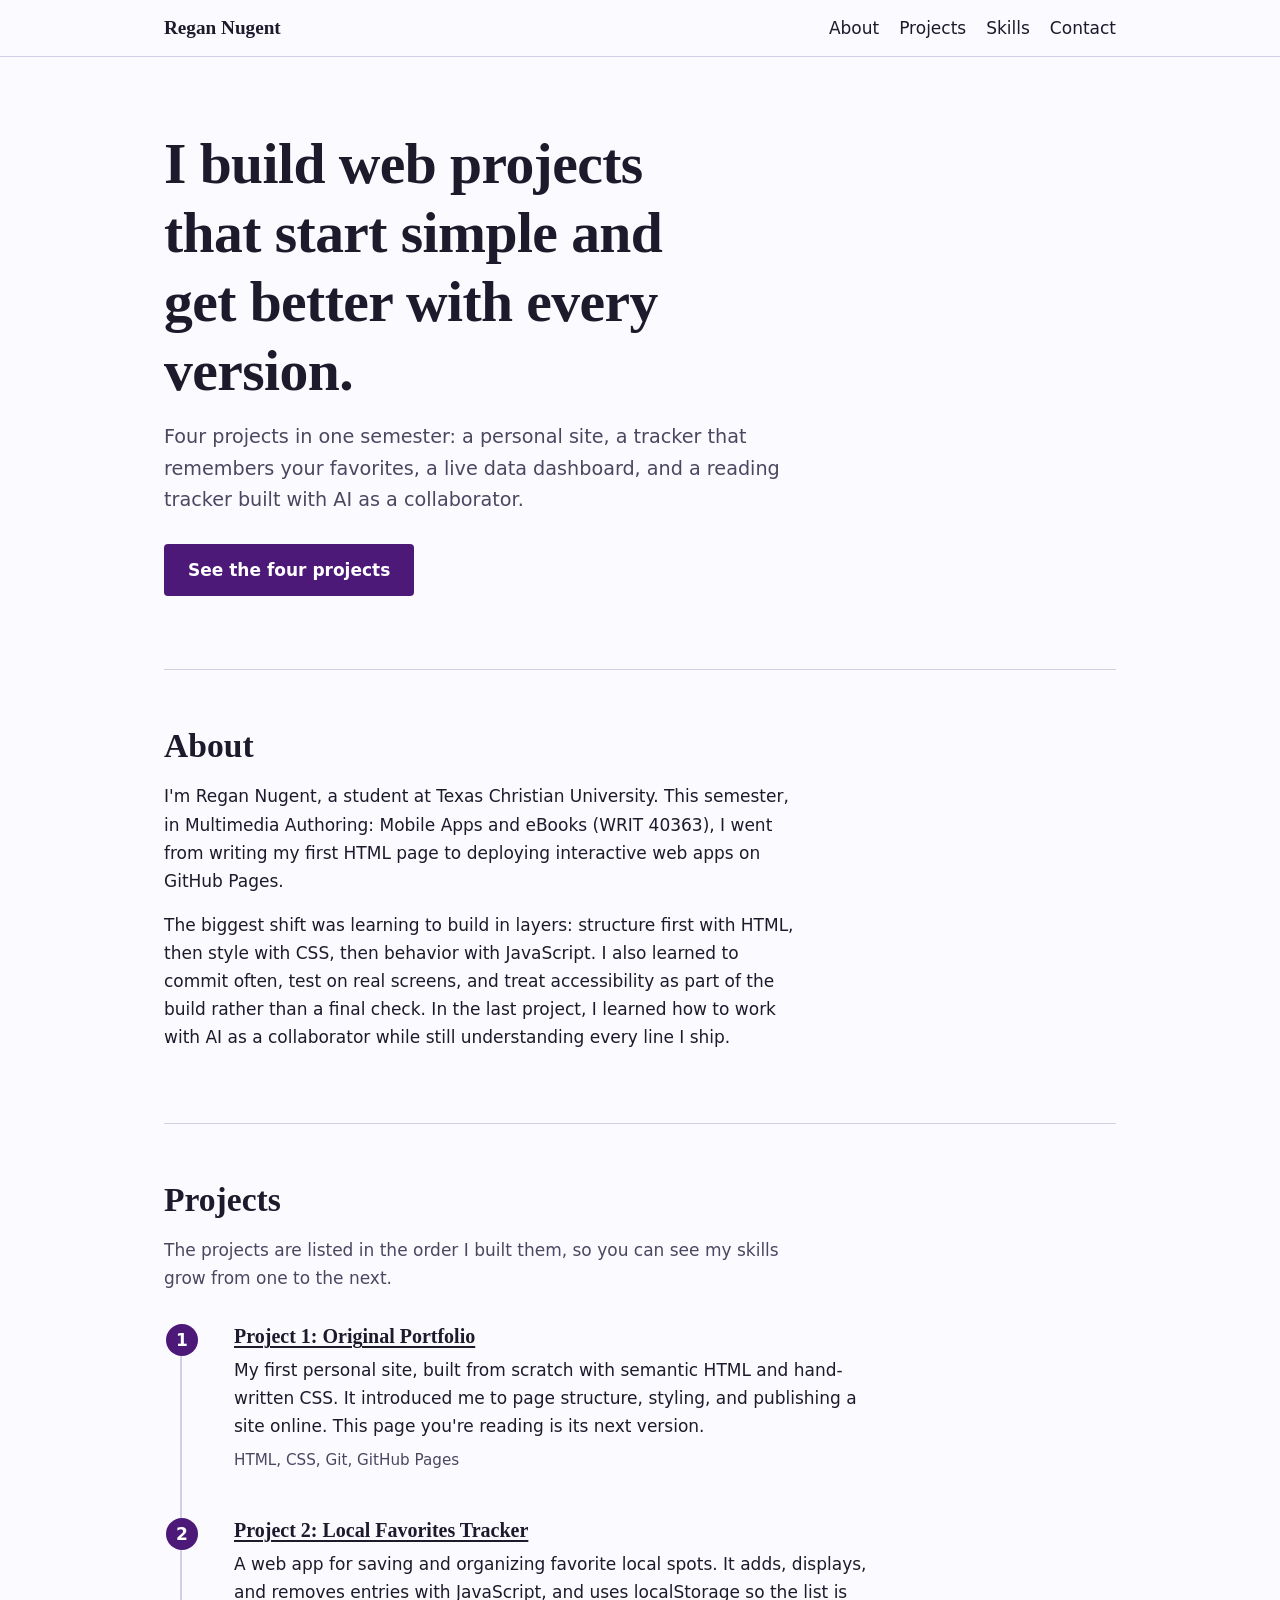
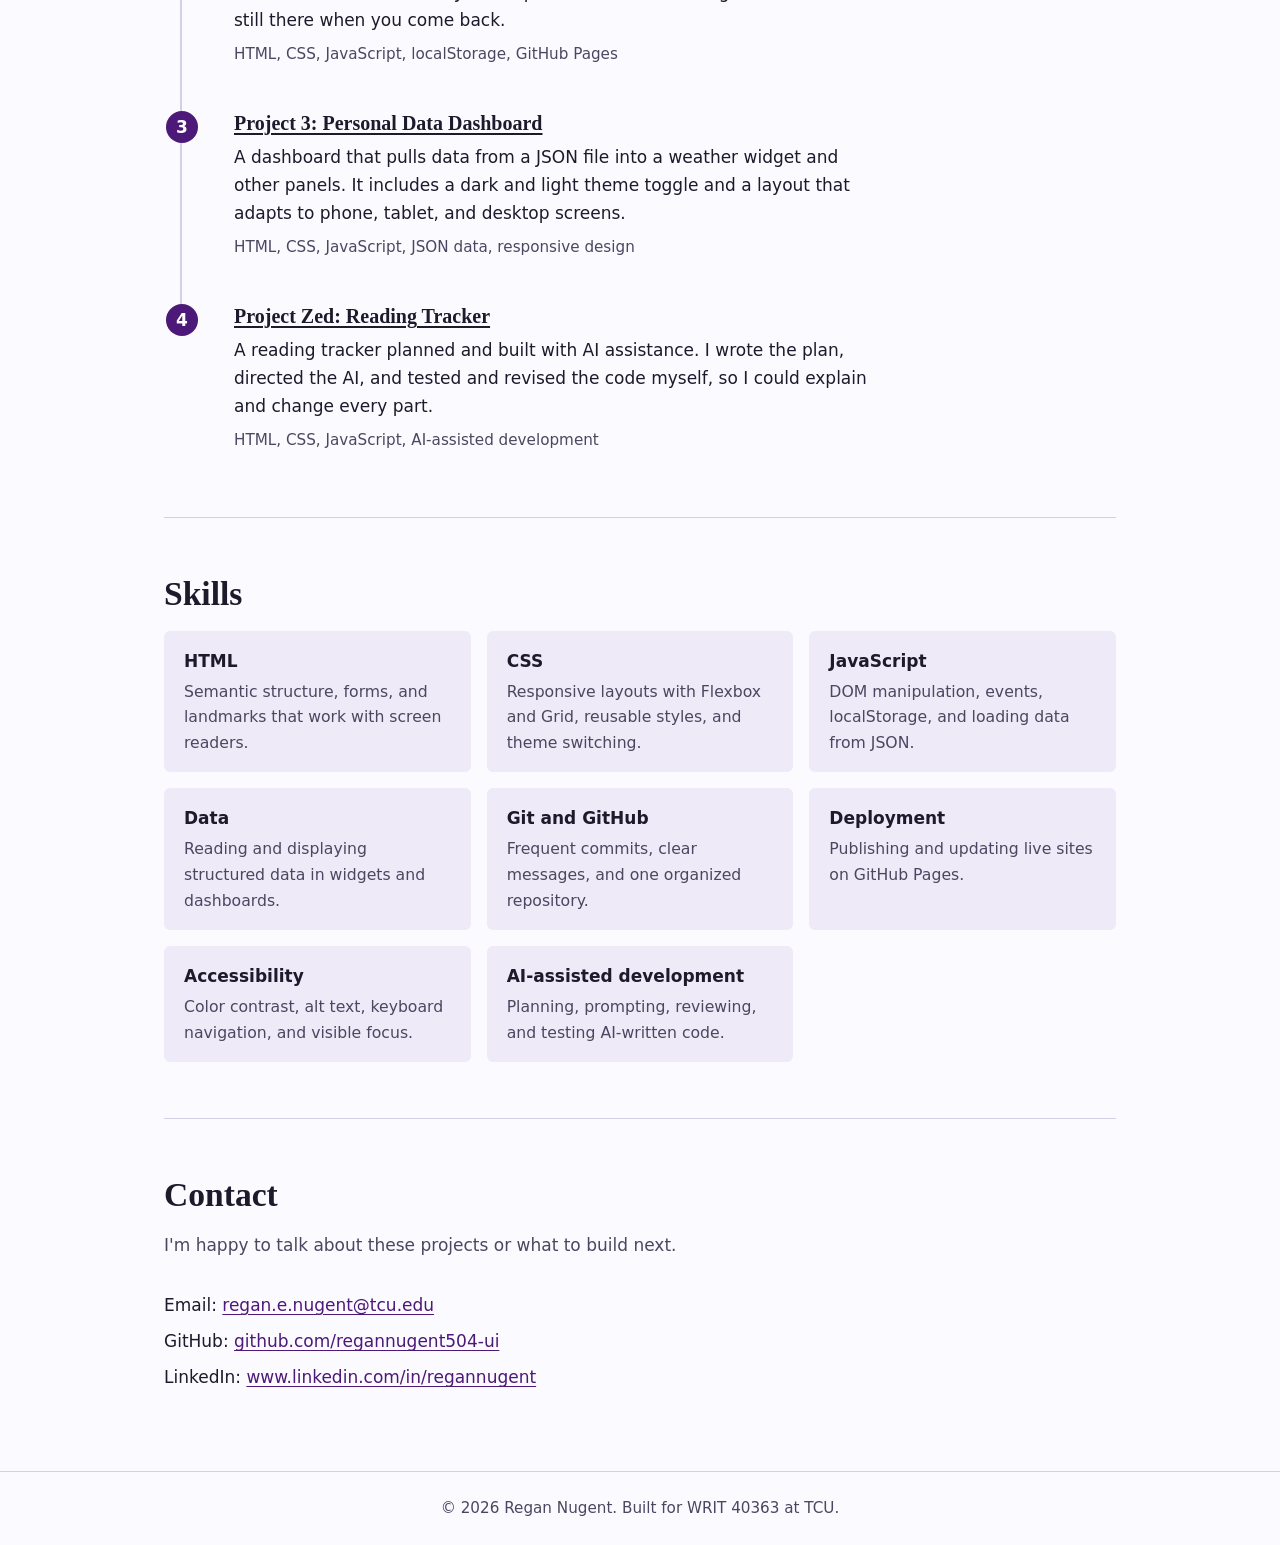
<file: index.html>
<!DOCTYPE html>
<html lang="en">
<head>
  <meta charset="UTF-8">
  <meta name="viewport" content="width=device-width, initial-scale=1">
  <title>Regan Nugent | Web Developer Portfolio</title>
  <meta name="description" content="Portfolio of Regan Nugent: four web projects built in WRIT 40363 at TCU, from a first portfolio page to an AI-assisted reading tracker.">
  <link rel="stylesheet" href="css/style.css">
</head>
<body>
  <a class="skip" href="#main">Skip to main content</a>

  <header class="site-header">
    <nav aria-label="Main">
      <a class="brand" href="#top">Regan Nugent</a>
      <ul>
        <li><a href="#about">About</a></li>
        <li><a href="#projects">Projects</a></li>
        <li><a href="#skills">Skills</a></li>
        <li><a href="#contact">Contact</a></li>
      </ul>
    </nav>
  </header>

  <main id="main">
    <section class="hero" id="top">
      <h1>I build web projects that start simple and get better with every version.</h1>
      <p class="lede">Four projects in one semester: a personal site, a tracker that remembers your favorites, a live data dashboard, and a reading tracker built with AI as a collaborator.</p>
      <p><a class="button" href="#projects">See the four projects</a></p>
    </section>

    <section id="about" aria-labelledby="about-h">
      <h2 id="about-h">About</h2>
      <div class="prose">
        <p>I'm Regan Nugent, a student at Texas Christian University. This semester, in Multimedia Authoring: Mobile Apps and eBooks (WRIT 40363), I went from writing my first HTML page to deploying interactive web apps on GitHub Pages.</p>
        <p>The biggest shift was learning to build in layers: structure first with HTML, then style with CSS, then behavior with JavaScript. I also learned to commit often, test on real screens, and treat accessibility as part of the build rather than a final check. In the last project, I learned how to work with AI as a collaborator while still understanding every line I ship.</p>
      </div>
    </section>

    <section id="projects" aria-labelledby="projects-h">
      <h2 id="projects-h">Projects</h2>
      <p class="section-intro">The projects are listed in the order I built them, so you can see my skills grow from one to the next.</p>
      <ol class="projects">
        <li>
          <h3><a href="projects/project1-original/index.html">Project 1: Original Portfolio</a></h3>
          <p>My first personal site, built from scratch with semantic HTML and hand-written CSS. It introduced me to page structure, styling, and publishing a site online. This page you're reading is its next version.</p>
          <p class="tech"><span class="sr-only">Technologies:</span> HTML, CSS, Git, GitHub Pages</p>
        </li>
        <li>
          <h3><a href="projects/project2-tracker/index.html">Project 2: Local Favorites Tracker</a></h3>
          <p>A web app for saving and organizing favorite local spots. It adds, displays, and removes entries with JavaScript, and uses localStorage so the list is still there when you come back.</p>
          <p class="tech"><span class="sr-only">Technologies:</span> HTML, CSS, JavaScript, localStorage, GitHub Pages</p>
        </li>
        <li>
          <h3><a href="projects/project3-dashboard/index.html">Project 3: Personal Data Dashboard</a></h3>
          <p>A dashboard that pulls data from a JSON file into a weather widget and other panels. It includes a dark and light theme toggle and a layout that adapts to phone, tablet, and desktop screens.</p>
          <p class="tech"><span class="sr-only">Technologies:</span> HTML, CSS, JavaScript, JSON data, responsive design</p>
        </li>
        <li>
          <h3><a href="projects/project-zed/index.html">Project Zed: Reading Tracker</a></h3>
          <p>A reading tracker planned and built with AI assistance. I wrote the plan, directed the AI, and tested and revised the code myself, so I could explain and change every part.</p>
          <p class="tech"><span class="sr-only">Technologies:</span> HTML, CSS, JavaScript, AI-assisted development</p>
        </li>
      </ol>
    </section>

    <section id="skills" aria-labelledby="skills-h">
      <h2 id="skills-h">Skills</h2>
      <dl class="skills">
        <div><dt>HTML</dt><dd>Semantic structure, forms, and landmarks that work with screen readers.</dd></div>
        <div><dt>CSS</dt><dd>Responsive layouts with Flexbox and Grid, reusable styles, and theme switching.</dd></div>
        <div><dt>JavaScript</dt><dd>DOM manipulation, events, localStorage, and loading data from JSON.</dd></div>
        <div><dt>Data</dt><dd>Reading and displaying structured data in widgets and dashboards.</dd></div>
        <div><dt>Git and GitHub</dt><dd>Frequent commits, clear messages, and one organized repository.</dd></div>
        <div><dt>Deployment</dt><dd>Publishing and updating live sites on GitHub Pages.</dd></div>
        <div><dt>Accessibility</dt><dd>Color contrast, alt text, keyboard navigation, and visible focus.</dd></div>
        <div><dt>AI-assisted development</dt><dd>Planning, prompting, reviewing, and testing AI-written code.</dd></div>
      </dl>
    </section>

    <section id="contact" aria-labelledby="contact-h">
      <h2 id="contact-h">Contact</h2>
      <p class="section-intro">I'm happy to talk about these projects or what to build next.</p>
      <ul class="contact">
        <li>Email: <a href="mailto:regan.e.nugent@tcu.edu">regan.e.nugent@tcu.edu</a></li>
        <li>GitHub: <a href="https://github.com/regannugent504-ui">github.com/regannugent504-ui</a></li>
        <li>LinkedIn: <a href="https://www.linkedin.com/in/regannugent">www.linkedin.com/in/regannugent</a></li>
      </ul>
    </section>
  </main>

  <footer>
    <p>&copy; 2026 Regan Nugent. Built for WRIT 40363 at TCU.</p>
  </footer>
</body>
</html>
</file>
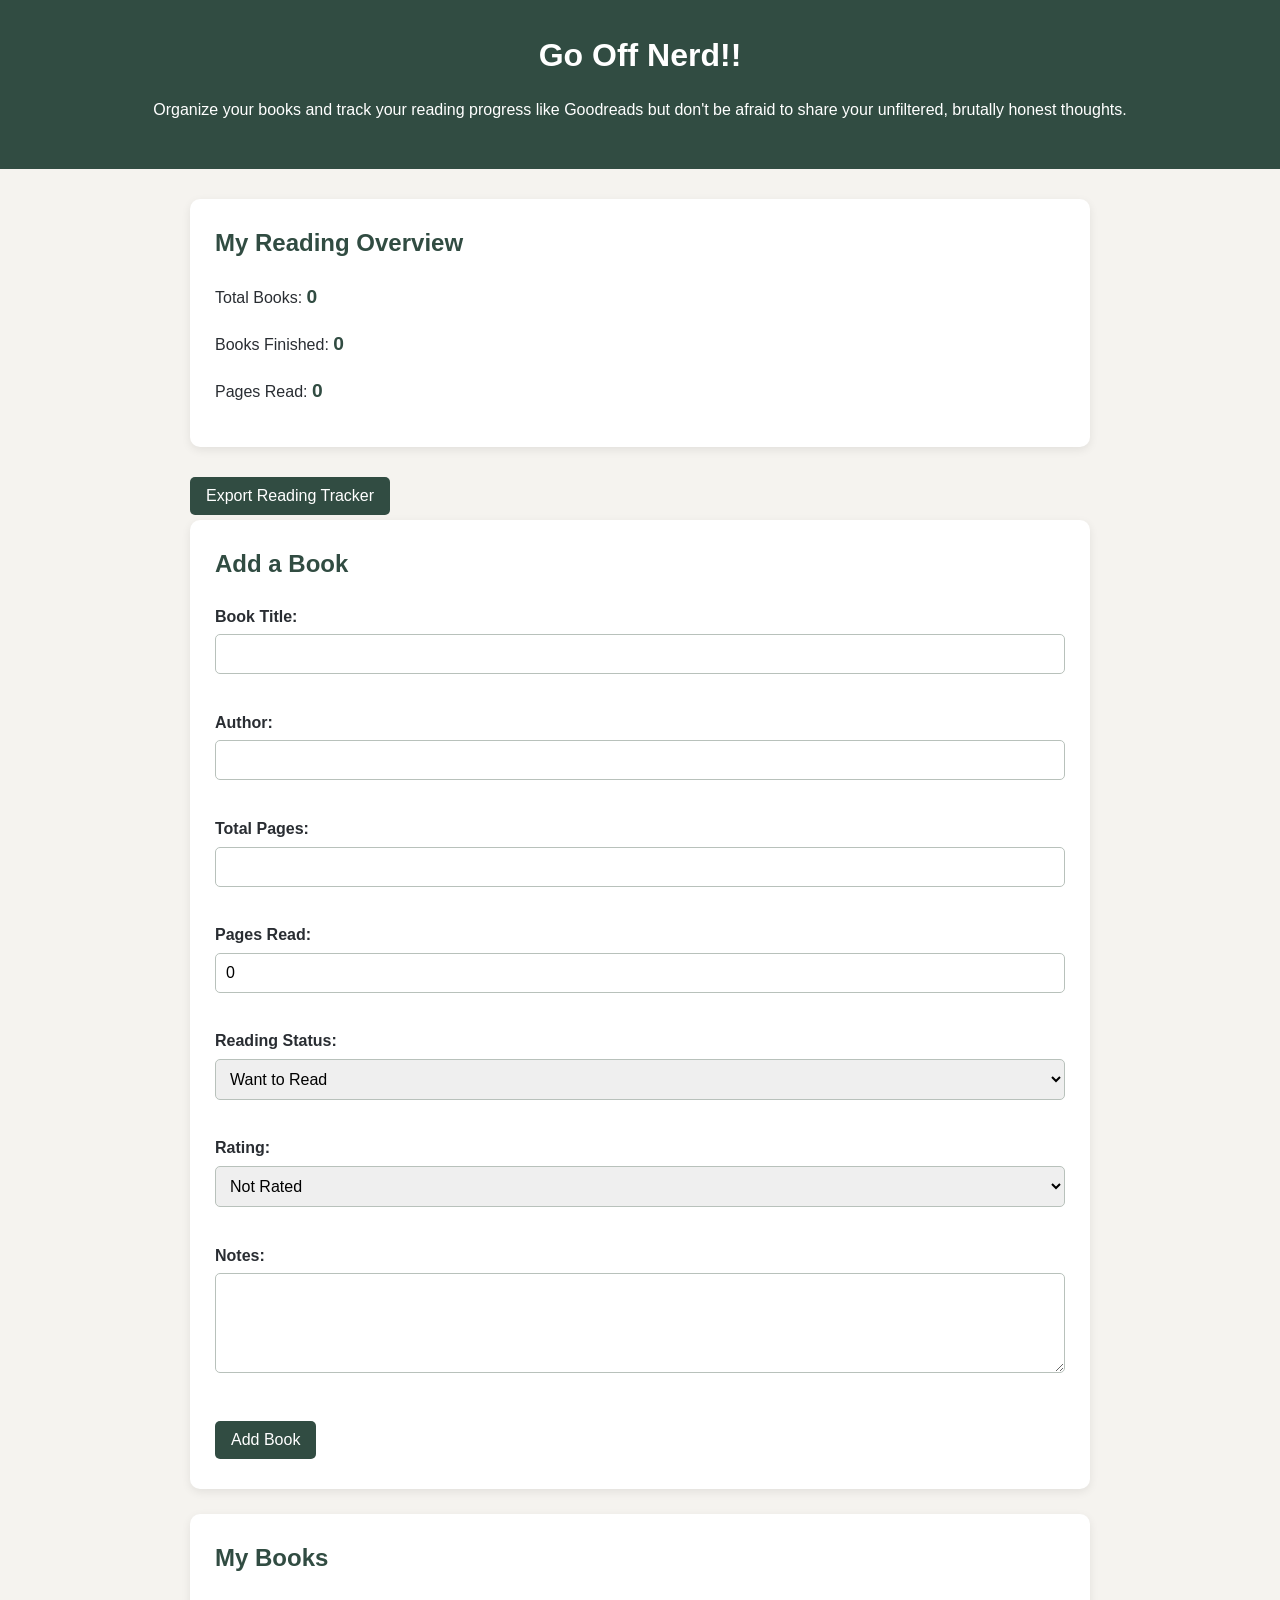
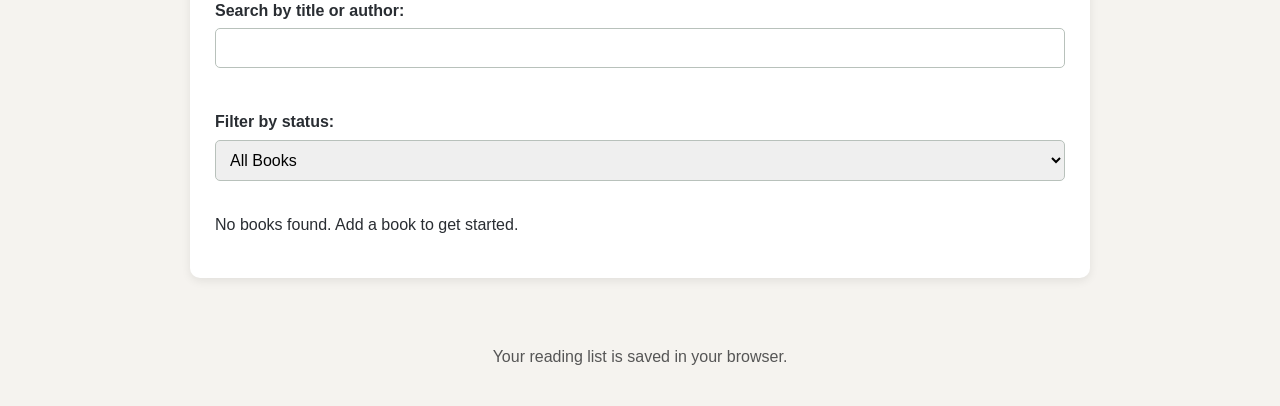
<file: projects/project-zed/index.html>
<!DOCTYPE html>
<html lang="en">
<head>
    <meta charset="UTF-8">
    <meta name="viewport" content="width=device-width, initial-scale=1.0">
	<link rel="stylesheet" href="css/styles.css">
    <title>Reading Tracker</title>
</head>
<body>

    <header>
        <h1>Go Off Nerd!!</h1>
        <p>Organize your books and track your reading progress like Goodreads but don't be afraid to share your unfiltered, brutally honest thoughts.</p>
    
    </header>

    <main>
        <section>
            <h2>My Reading Overview</h2>

            <p>Total Books: <span id="total-books">0</span></p>
            <p>Books Finished: <span id="finished-books">0</span></p>
            <p>Pages Read: <span id="pages-read">0</span></p>
        </section>
    <button id="exportBtn" type="button">
        Export Reading Tracker
    </button>

    
        <section>
            <h2>Add a Book</h2>

            <form id="book-form">
                <label for="title">Book Title:</label>
                <input type="text" id="title" name="title" required>

                <br><br>

                <label for="author">Author:</label>
                <input type="text" id="author" name="author">

                <br><br>

                <label for="totalPages">Total Pages:</label>
                <input type="number" id="totalPages" name="totalPages"
                       min="1" step="1" required>

                <br><br>

                <label for="pagesRead">Pages Read:</label>
                <input type="number" id="pagesRead" name="pagesRead"
                       min="0" step="1" value="0">

                <br><br>

                <label for="status">Reading Status:</label>
                <select id="status" name="status">
                    <option value="Want to read">Want to Read</option>
                    <option value="Reading">Reading</option>
                    <option value="Finished">Finished</option>
                </select>

                <br><br>

                <label for="rating">Rating:</label>
                <select id="rating" name="rating">
                    <option value="0">Not Rated</option>
                    <option value="1">1 Star</option>
                    <option value="2">2 Stars</option>
                    <option value="3">3 Stars</option>
                    <option value="4">4 Stars</option>
                    <option value="5">5 Stars</option>
                </select>

                <br><br>

                <label for="notes">Notes:</label>
                <textarea id="notes" name="notes"></textarea>

                <br><br>

                <button type="submit">Add Book</button>
            </form>
        </section>

        <section>
            <h2>My Books</h2>

            <label for="search">Search by title or author:</label>
            <input type="search" id="search">

            <br><br>

            <label for="status-filter">Filter by status:</label>
            <select id="status-filter">
                <option value="All">All Books</option>
                <option value="Want to read">Want to Read</option>
                <option value="Reading">Reading</option>
                <option value="Finished">Finished</option>
            </select>

            <div id="book-list">
                <p>Your reading list will appear here.</p>
            </div>
        </section>
    </main>

    <footer>
        <p>Your reading list is saved in your browser.</p>
    </footer>

    <script src="script.js"></script>
</body>
</html>
</file>
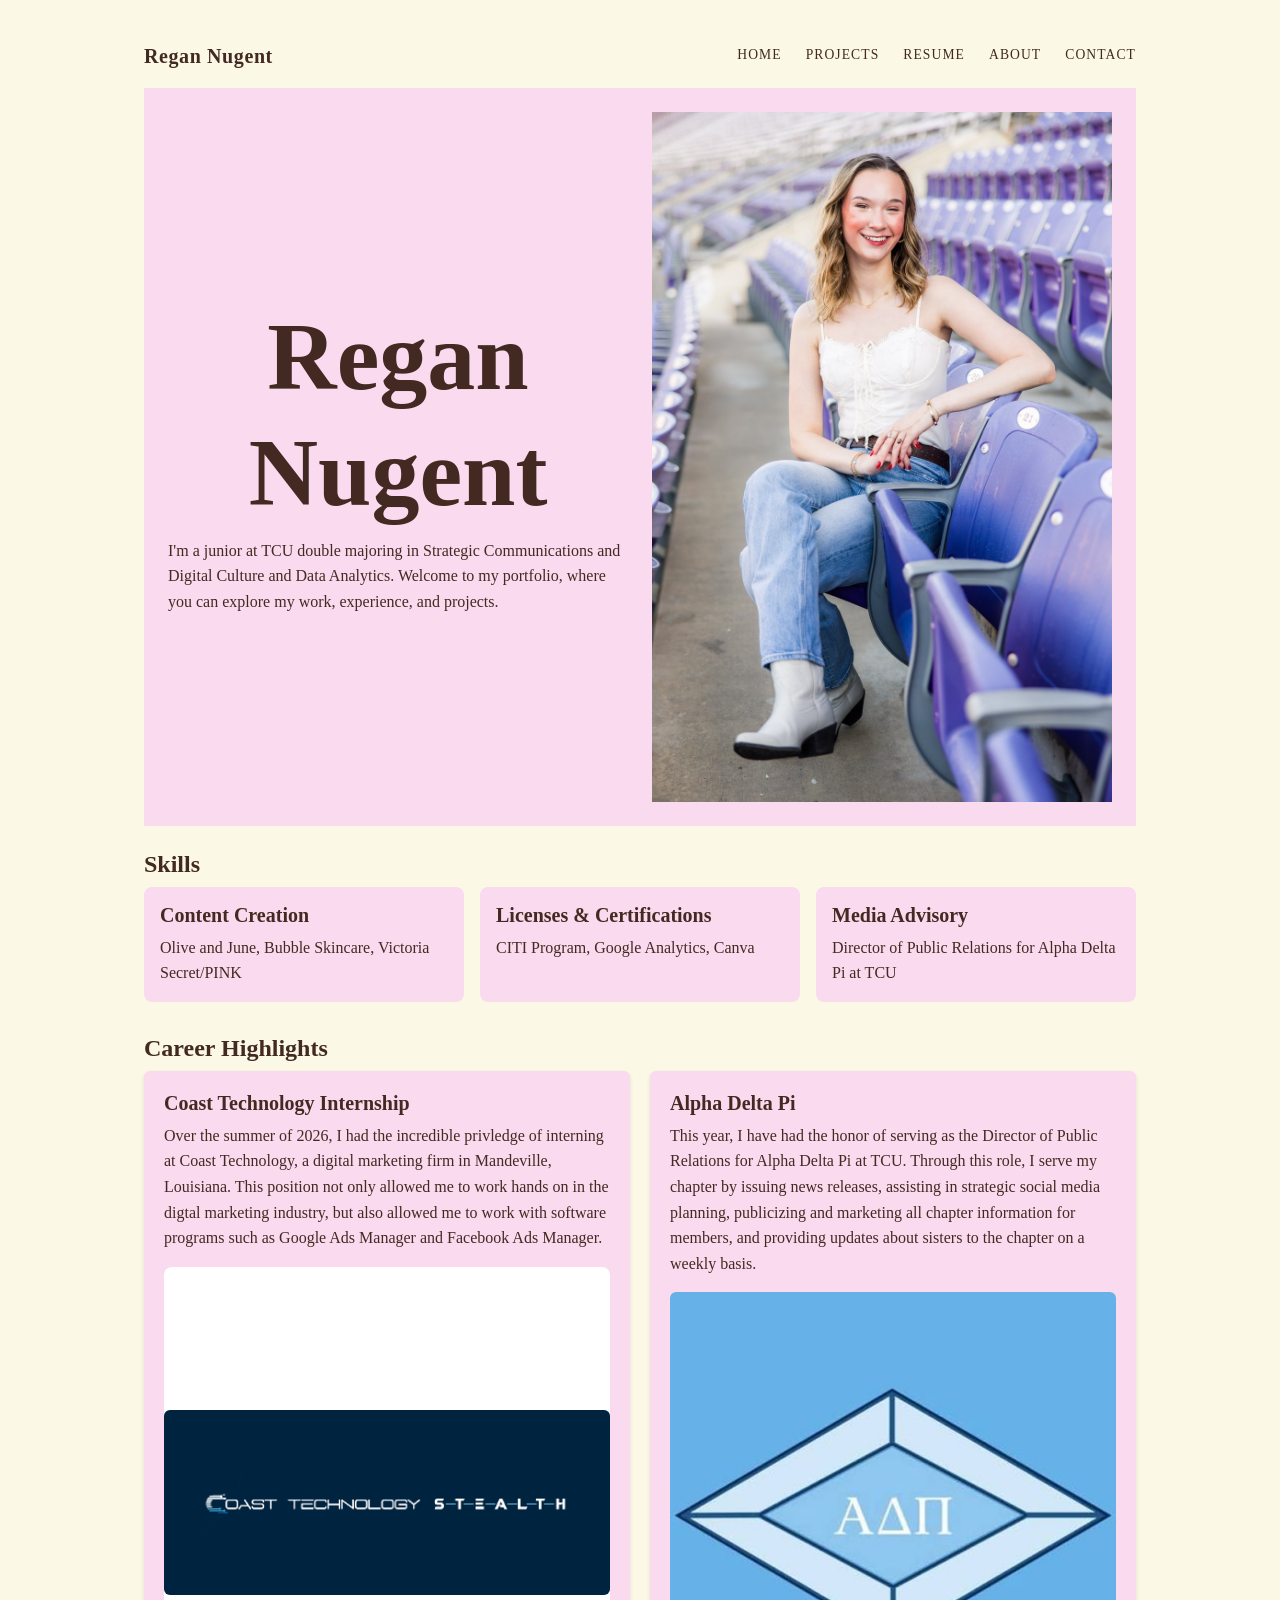
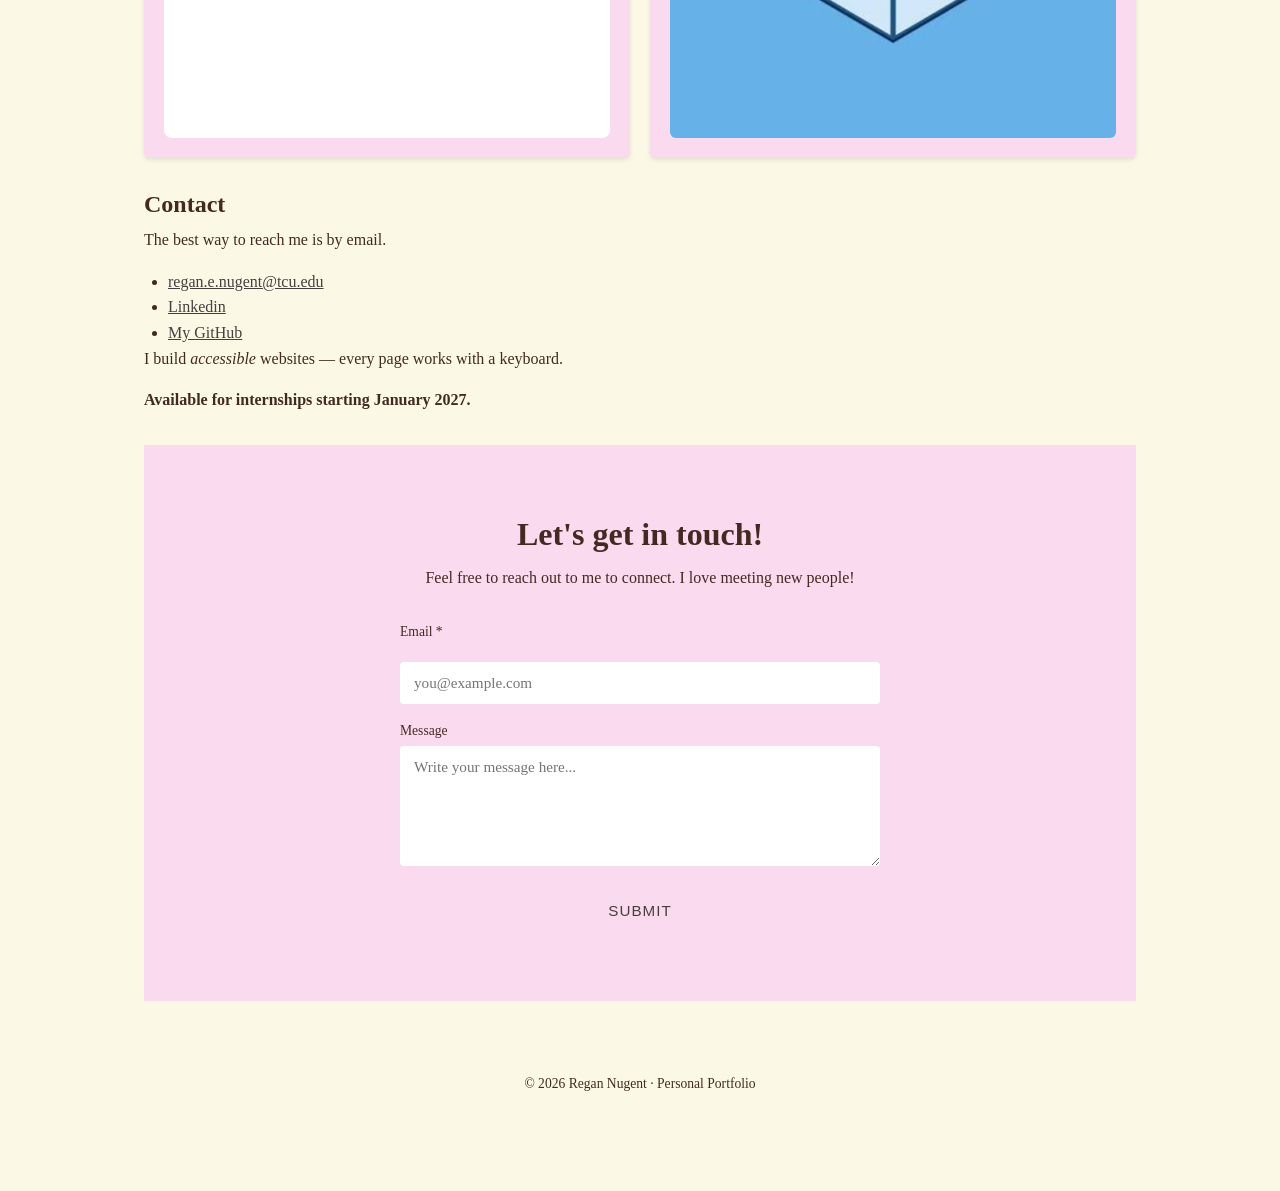
<file: projects/project1-original/index.html>
<!DOCTYPE html>
<html lang="en">
<head>
    <link rel="stylesheet" href="css/styles.css">
    <meta charset="UTF-8">
    <meta name="viewport" content="width=device-width, initial-scale=1.0">
    <title>Regan Nugent</title>
</head>

<nav class="nav-container">
    <a href="index.html" class="logo">Regan Nugent</a>
    <div class="nav-links">
        <a href="index.html">Home</a>
        <a href="projects.html">Projects</a>
        <a href="resume.html">Resume</a>
        <a href="about.html">About</a>
        <a href="index.html#contact">Contact</a>
    
    </div>
</nav>

<header>
    <div class="header-text">
        <h1>Regan Nugent</h1>
        <p>I'm a junior at TCU double majoring in Strategic Communications and Digital Culture and Data Analytics. Welcome to my portfolio, where you can explore my work, experience, and projects.</p>
    </div>
    <div class="header-pic">
        <img src="images/IMG_5962.JPG">
    </div>
</header>

<section>
    <main>
        <section id="skills">
    <h2>Skills</h2>
    <ul class="skills-grid">
        <li class="skill-card">
            <h3>Content Creation</h3>
            <p>Olive and June, Bubble Skincare, Victoria Secret/PINK</p>
        </li>
        <li class="skill-card">
            <h3>Licenses & Certifications</h3>
            <p>CITI Program, Google Analytics, Canva</p>
        </li>
         <li class="skill-card">
            <h3>Media Advisory</h3>
            <p>Director of Public Relations for Alpha Delta Pi at TCU</p>
        </li>
    </ul>
</section>

<section id="career-highlights">
    <h2>Career Highlights</h2>

    <div class="highlights-row">
        <ul class="project-list">
            <li class="project-card">
                <h3>Coast Technology Internship</h3>
                <p>Over the summer of 2026, I had the incredible privledge of interning at Coast Technology, a digital marketing firm in Mandeville, Louisiana. This position not only allowed me to work hands on in the digtal marketing industry, but also allowed me to work with software programs such as Google Ads Manager and Facebook Ads Manager. </p>
                <div class="header-pic">
                    <img src= "images/Coast-Technology-feature.png">
            </li>
        </ul>

        <ul class="project-list">
            <li class="project-card">
                <h3>Alpha Delta Pi</h3>
                <p>This year, I have had the honor of serving as the Director of Public Relations for Alpha Delta Pi at TCU. Through this role, I serve my chapter by issuing news releases, assisting in strategic social media planning, publicizing and marketing all chapter information for members, and providing updates about sisters to the chapter on a weekly basis.</p>
                <div class="header-pic">
                    <img src="images/ADPi.jpg">
                </div>
            </li>
        </ul>
    </div>
</section>

<section id="contact">
    <h2>Contact</h2>
    <p>The best way to reach me is by email.</p>
    <ul>
        <li><a href="mailto:regan.e.nugent@tcu.edu">regan.e.nugent@tcu.edu</a></li>
        <li><a href="https://www.linkedin.com/in/regannugent/" target="_blank" rel="noopener">Linkedin</a></li>
        <li><a href="https://github.com/regannugent504-ui/portfolio-reganenugent" target="_blank" rel="noopener">My GitHub</a></li>
    </ul>
<p>I build <em>accessible</em> websites — every page works with a keyboard.</p>
<p><strong>Available for internships starting January 2027.</strong></p>
</section>

<section class="contact" id="contact">
    <h2>Let's get in touch!</h2>
    <p>Feel free to reach out to me to connect. I love meeting new people!</p>
    <form class="contact-form" action="https://formspree.io/f/xgaejpdp" method="POST">
        <label for="email">Email *</label>
        <input type="email" id="email" name="email" required placeholder="you@example.com">
      </div>
      <div>
        <label for="message">Message</label>
        <textarea id="message" name="message" placeholder="Write your message here..."></textarea>
      </div>
      <button type="submit">Submit</button>
    </form>
</section>
<footer>
    <p>&copy; 2026 Regan Nugent · Personal Portfolio</p>
</footer>

</body>
</html>
</file>
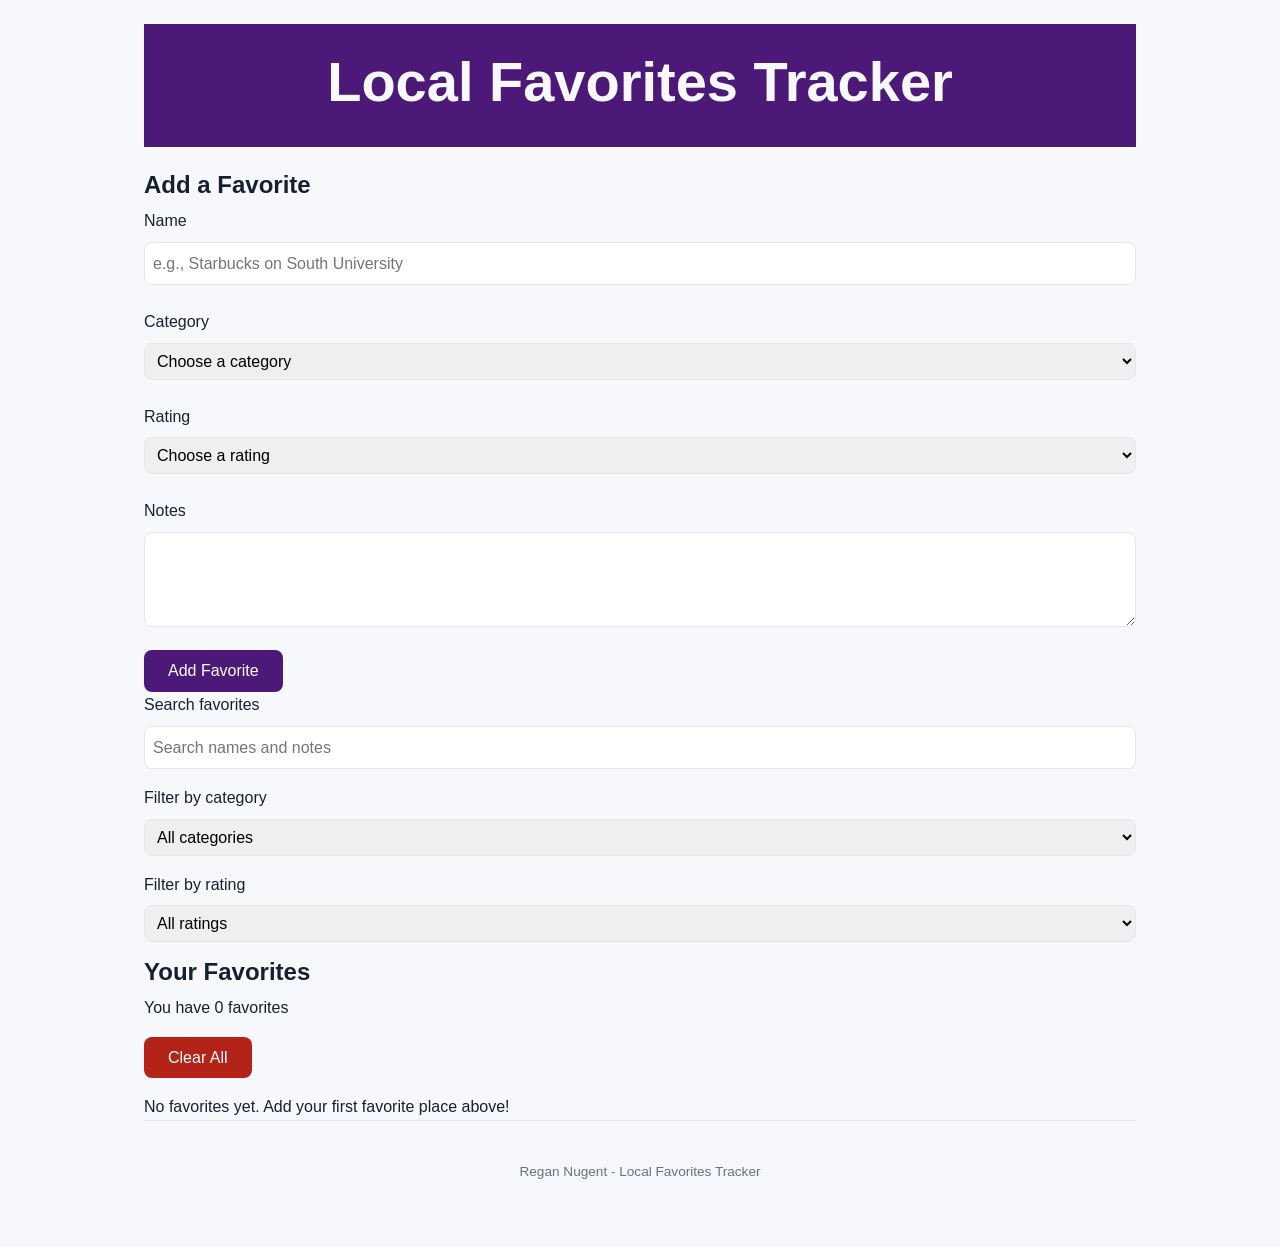
<file: projects/project2-tracker/index.html>
<!DOCTYPE html>
<html lang="en">
<head>
    <meta charset="UTF-8">
    <meta name="viewport" content="width=device-width, initial-scale=1">
    <title>Local Favorites Tracker</title>
    <link rel="stylesheet" href="css/styles.css">
</head>
<body>

    <header>
        <h1>Local Favorites Tracker</h1>
    </header>

    <main>

        <section class="add-section">
            <h2>Add a Favorite</h2>
            <form id="add-favorite-form" novalidate>

                <label for="name">Name</label>
                <input type="text" id="name" placeholder="e.g., Starbucks on South University">
                <p id="name-error" class="error-message" role="alert"></p>


                <label for="category">Category</label>
                <select id="category" name="category" required aria-required="true">                    <option value="">Choose a category</option>
                    <option value="Food">Food</option>
                    <option value="Coffee">Coffee</option>
                    <option value="Parks">Parks</option>
                    <option value="Shopping">Shopping</option>
                </select>
                <p id="category-error" class="error-message" role="alert"></p>


                <label for="rating">Rating</label>
                  <select id="rating" name="rating" required aria-required="true">
                    <option value="">Choose a rating</option>
                    <option value="5">5 stars</option>
                    <option value="4">4 stars</option>
                    <option value="3">3 stars</option>
                    <option value="2">2 stars</option>
                    <option value="1">1 star</option>
                </select>
                <p id="rating-error" class="error-message" role="alert"></p>

                <label for="notes">Notes</label>
                <textarea id="notes" rows="3"></textarea>

                <button type="submit" class="btn-primary">Add Favorite</button>
            </form>
        </section>

        <section class="controls-section">
            <label for="search-input">Search favorites</label>
            <input type="search" id="search-input" placeholder="Search names and notes">

            <label for="category-filter">Filter by category</label>
            <select id="category-filter">
                <option value="all">All categories</option>
                <option value="Food">Food</option>
                <option value="Coffee">Coffee</option>
                <option value="Parks">Parks</option>
                <option value="Shopping">Shopping</option>
            </select>
            
            <label for="rating-filter">Filter by rating</label>
            <select id="rating-filter">
                <option value="all">All ratings</option>
                <option value="5">5 stars</option>
                <option value="4">4 stars</option>
                <option value="3">3 stars</option>
                <option value="2">2 stars</option>
                <option value="1">1 star</option>
           </select>
        </section>

        <section class="favorites-section">
            <h2>Your Favorites</h2>
            <p id="favorites-count"></p>
            <button type="button" id="clear-all" class="btn-danger">Clear All</button>   
            <div id="favorites-list" class="favorites-grid"></div>
        </section>

    </main>

    <footer>
    <p>Regan Nugent  - Local Favorites Tracker </p>
    </footer>

    <script src="js/app.js"></script>
</body>
</html>
</file>
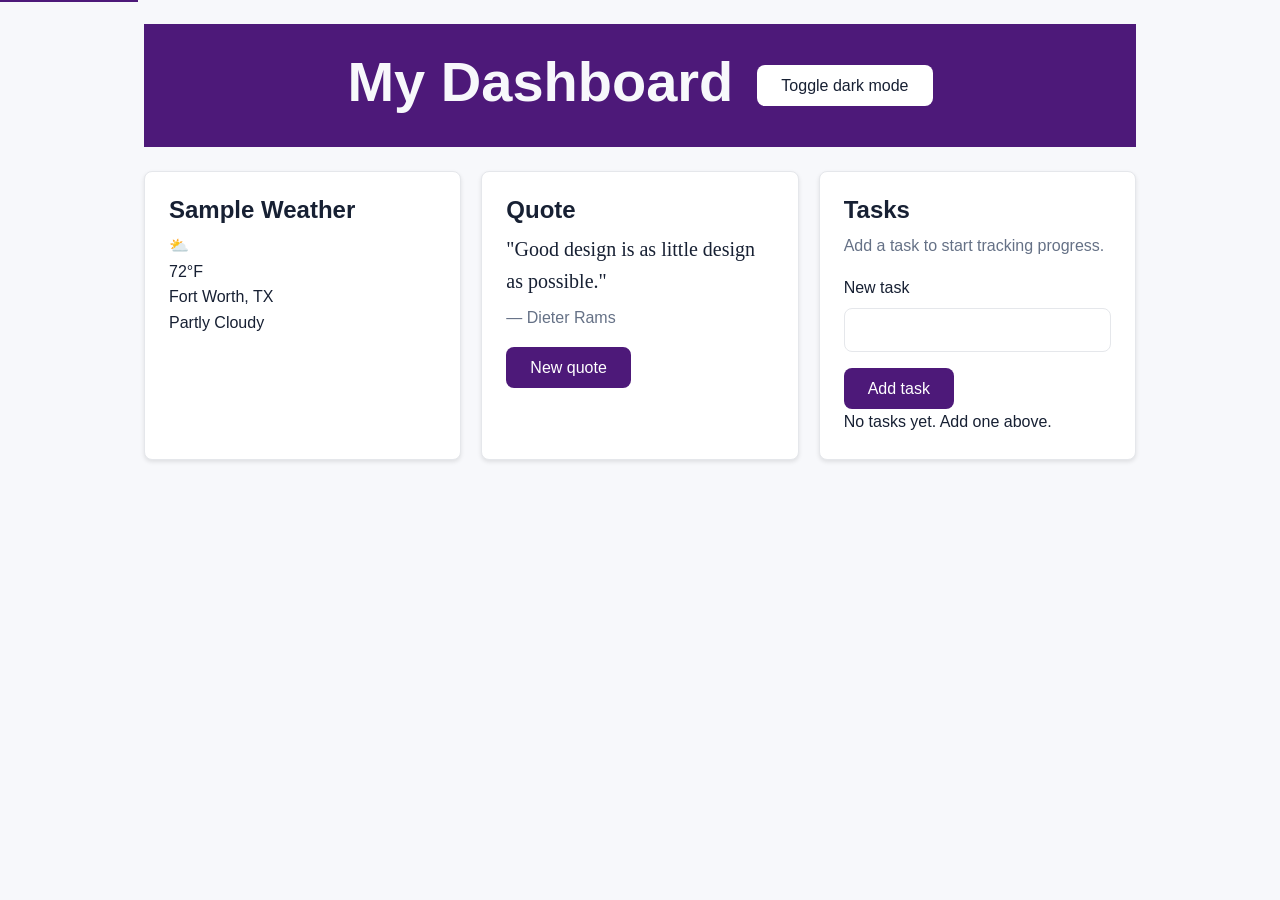
<file: projects/project3-dashboard/index.html>
<!DOCTYPE html>
<html lang="en">
<head>
    <meta charset="UTF-8">
    <meta name="viewport" content="width=device-width, initial-scale=1.0">
    <title>Personal Dashboard</title>
    <link rel="stylesheet" href="css/styles.css">


</head>
<body>
    <a href="#main" class="skip-link">Skip to content</a>
    <header>
        <h1>My Dashboard</h1>
        <button type="button" id="theme-toggle">Toggle dark mode</button>
    </header>
    <main id="main">
        <div class="dashboard">
            <section class="widget">
                <h2>Sample Weather</h2>
                <div id="weather-display">Loading weather…</div>
            </section>
            <section class="widget">
                <h2>Quote</h2>
                <div id="quotes-display">Loading quotes…</div>
                <button type="button" id="new-quote-btn" class="btn-primary" disabled>New quote</button>
            </section>
            <section class="widget">
                <h2>Tasks</h2>
                <div id="task-stats" aria-live="polite"></div>
                <form id="task-form">
                    <label for="task-input">New task</label>
                    <input type="text" id="task-input" required>
                    <button type="submit" class="btn-primary">Add task</button>
                </form>
                <ul id="task-list"></ul>
            </section>
        </div>
    </main>
    <script src="js/apps.js"></script>
</body>
</html>
</file>
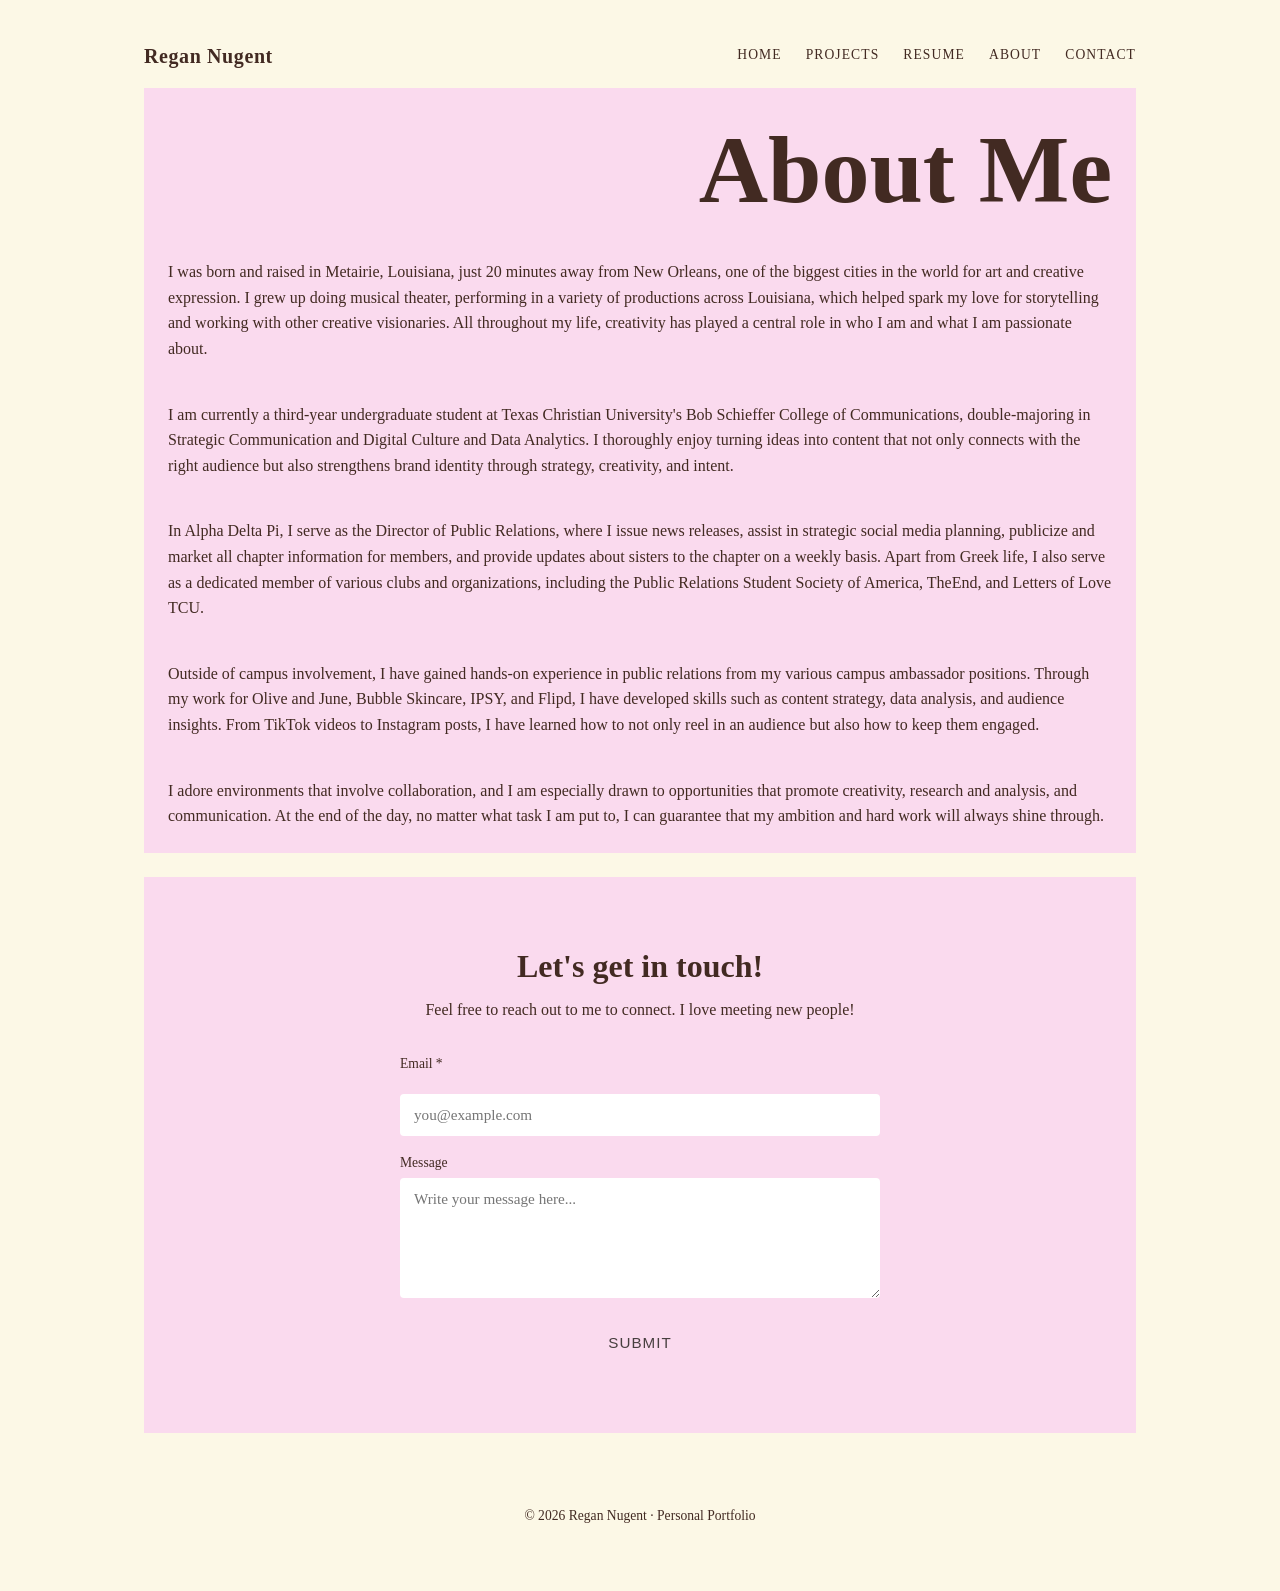
<file: projects/project1-original/about.html>
<!DOCTYPE html>
<html lang="en">
<head>
    <link rel="stylesheet" href="css/styles.css">
    <meta charset="UTF-8">
    <meta name="viewport" content="width=device-width, initial-scale=1.0">
    <title>Regan Nugent</title>
</head>

<nav class="nav-container">
    <a href="index.html" class="logo">Regan Nugent</a>
    <div class="nav-links">
        <a href="index.html">Home</a>
        <a href="projects.html">Projects</a>
        <a href="resume.html">Resume</a>
        <a href="about.html">About</a>
        <a href="index.html#contact">Contact</a>
    </div>
</nav>

<header>
    <div class="header-text"></div>
<h1>About Me</h1>
<p> I was born and raised in Metairie, Louisiana, just 20 minutes away from New Orleans, one of the biggest cities in the world for art and creative expression. I grew up doing musical theater, performing in a variety of productions across Louisiana, which helped spark my love for storytelling and working with other creative visionaries. All throughout my life, creativity has played a central role in who I am and what I am passionate about. 
</p>

<p>I am currently a third-year undergraduate student at Texas Christian University's Bob Schieffer College of Communications, double-majoring in Strategic Communication and Digital Culture and Data Analytics. I thoroughly enjoy turning ideas into content that not only connects with the right audience but also strengthens brand identity through strategy, creativity, and intent.
</p>
<p>In Alpha Delta Pi, I serve as the Director of Public Relations, where I issue news releases, assist in strategic social media planning, publicize and market all chapter information for members, and provide updates about sisters to the chapter on a weekly basis. Apart from Greek life, I also serve as a dedicated member of various clubs and organizations, including the Public Relations Student Society of America, TheEnd, and Letters of Love TCU.
</p>
<p>Outside of campus involvement, I have gained hands-on experience in public relations from my various campus ambassador positions. Through my work for Olive and June, Bubble Skincare, IPSY, and Flipd, I have developed skills such as content strategy, data analysis, and audience insights. From TikTok videos to Instagram posts, I have learned how to not only reel in an audience but also how to keep them engaged.
</p>
<p>I adore environments that involve collaboration, and I am especially drawn to opportunities that promote creativity, research and analysis, and communication. At the end of the day, no matter what task I am put to, I can guarantee that my ambition and hard work will always shine through. 
</p>
</div>
</header>
  
<section class="contact" id="contact">
    <h2>Let's get in touch!</h2>
    <p>Feel free to reach out to me to connect. I love meeting new people!</p>
    <form class="contact-form" action="https://formspree.io/f/xgaejpdp" method="POST">
        <label for="email">Email *</label>
        <input type="email" id="email" name="email" required placeholder="you@example.com">
      </div>
      <div>
        <label for="message">Message</label>
        <textarea id="message" name="message" placeholder="Write your message here..."></textarea>
      </div>
      <button type="submit">Submit</button>
    </form>
</section>

<footer>
    <p>&copy; 2026 Regan Nugent · Personal Portfolio</p>
</footer>
</file>
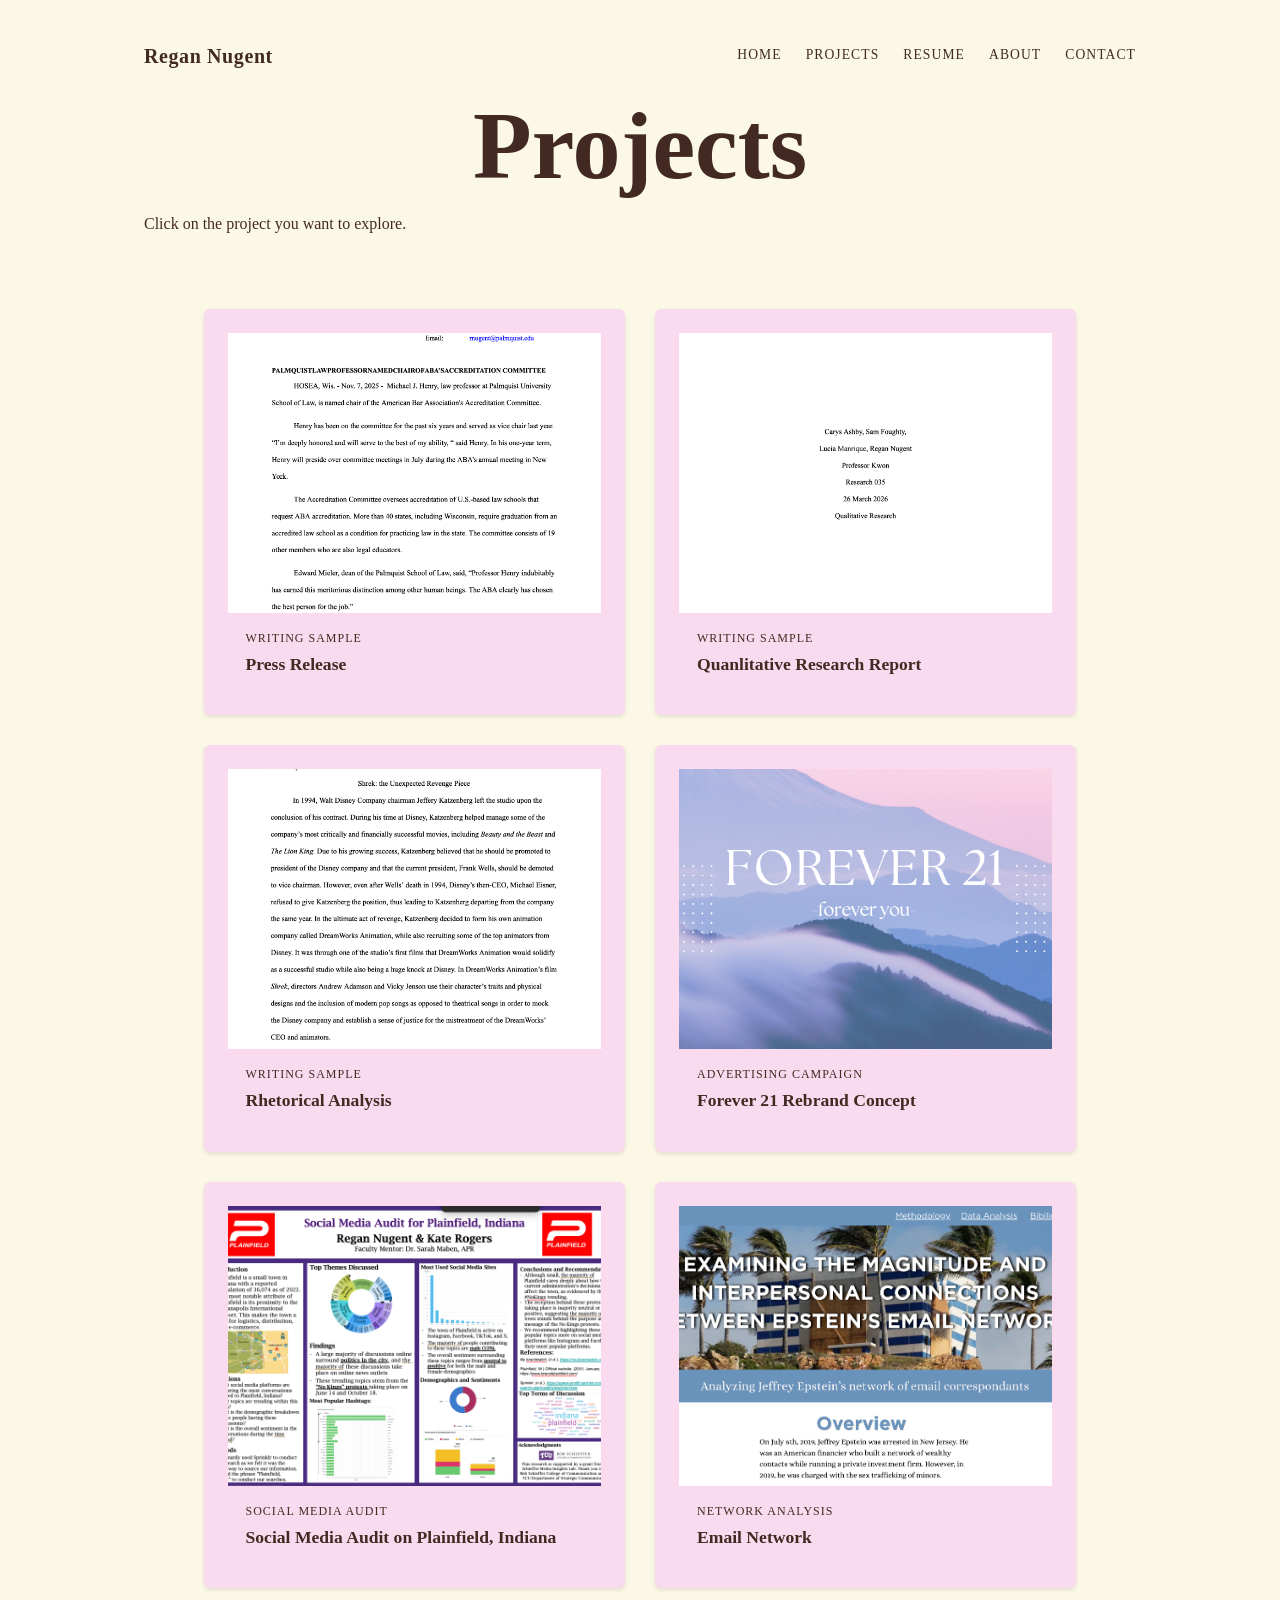
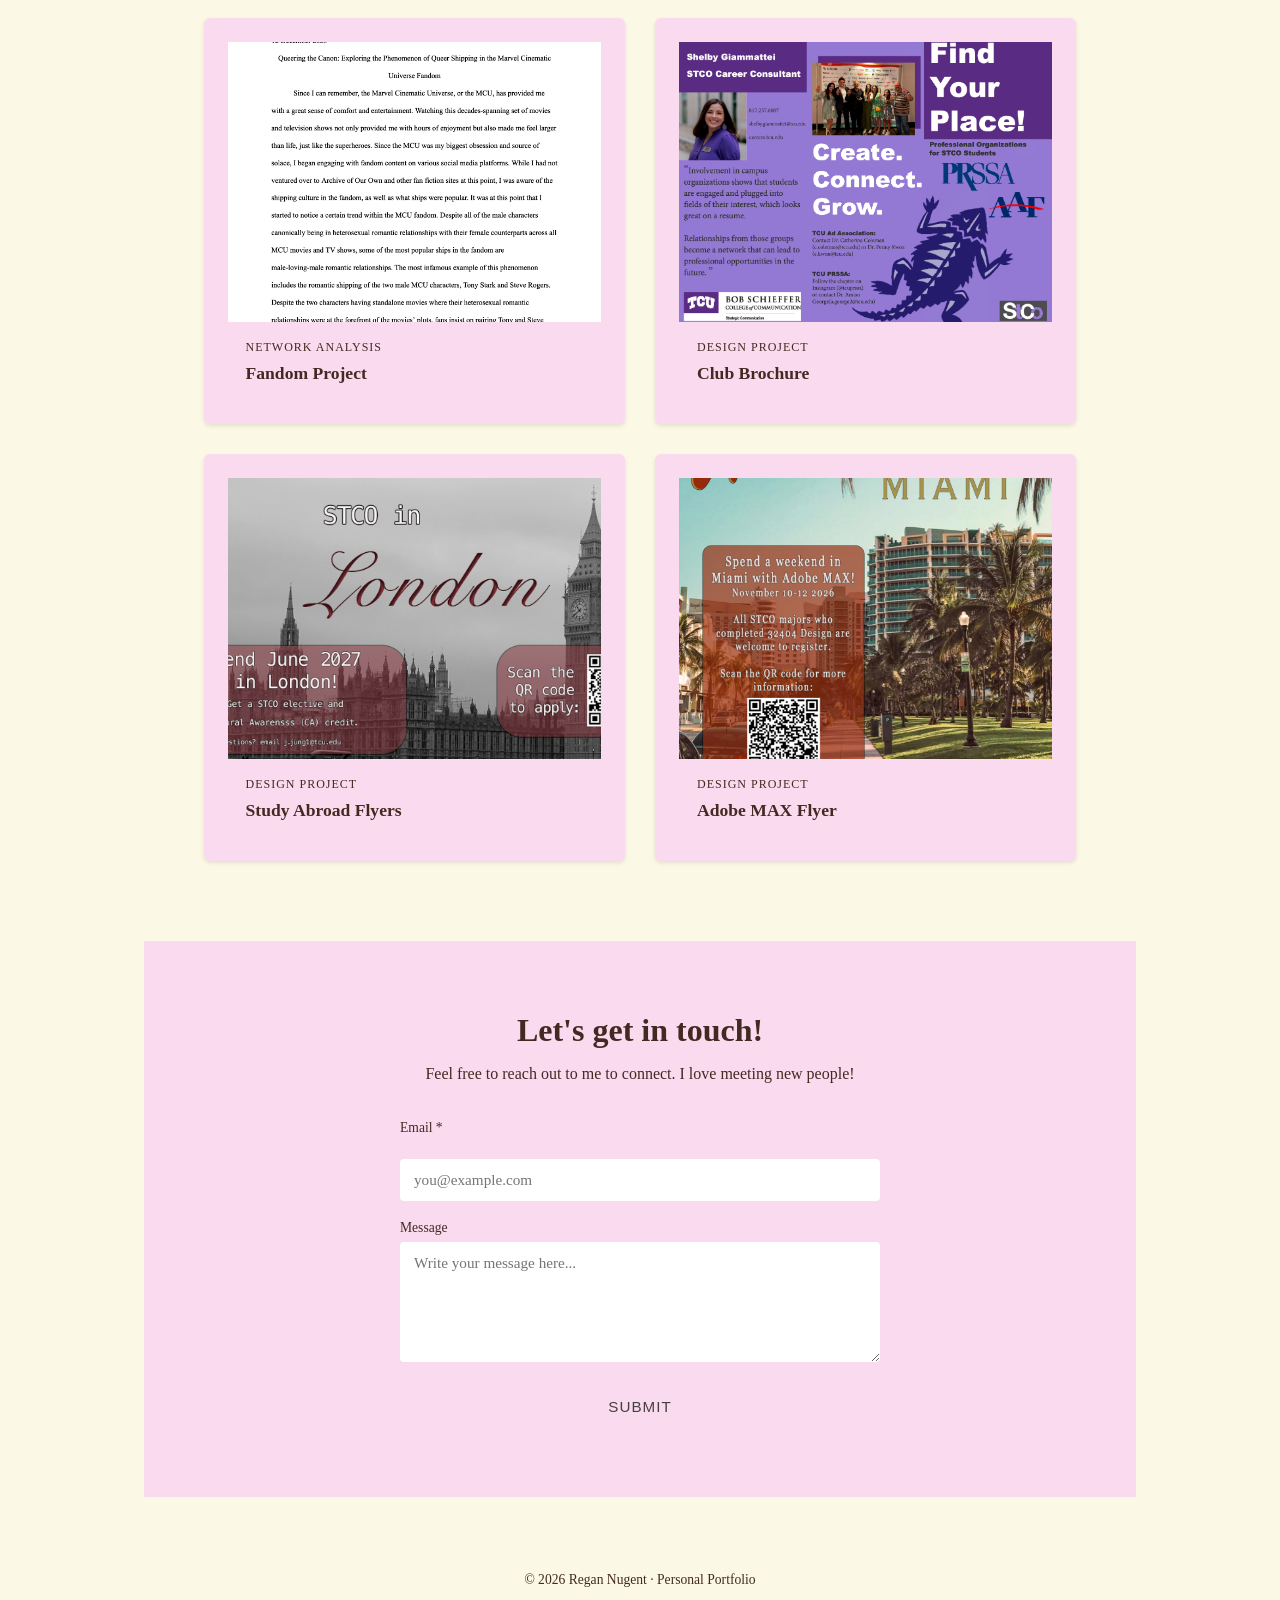
<file: projects/project1-original/projects.html>
<!DOCTYPE html>
<html lang="en">
<head>
    <link rel="stylesheet" href="css/styles.css">
    <meta charset="UTF-8">
    <meta name="viewport" content="width=device-width, initial-scale=1.0">
    <title>Regan Nugent</title>   
</head>
<nav class="nav-container">
    <a href="index.html" class="logo">Regan Nugent</a>
    <div class="nav-links">
        <a href="index.html">Home</a>
        <a href="projects.html">Projects</a>
        <a href="resume.html">Resume</a>
        <a href="about.html">About</a>
        <a href="index.html#contact">Contact</a>
    </div>
</nav>

<body>
    <section class="page-title" id="projects">
    <h1>Projects</h1>
<p class="section-note">Click on the project you want to explore.</p>  </section>

  <section class="projects">
  <a class="project-card" href="files/News-Release.pdf" download="Regan-Nugent-Press-Release.pdf">
    <div class="thumb"><img src="images/News_Release.png" alt="Writing sample thumbnail" onerror="this.style.display='none'; this.parentElement.innerHTML='Image placeholder';" style="object-position: 30% 60%;"></div>
    <div class="info">
      <p class="category">Writing Sample</p>
      <h3>Press Release</h3>
    </div>
  </a>

  <a class="project-card" href="files/Wrapped and Ready-Qualitative .pdf" download="Regan-Nugent-Qualitative-Research-Report.pdf">
    <div class="thumb"><img src="images/Qualitative_Research_Report.png" alt="Writing sample thumbnail" onerror="this.style.display='none'; this.parentElement.innerHTML='Image placeholder';"></div>
    <div class="info">
      <p class="category">Writing Sample</p>
      <h3>Quanlitative Research Report</h3>
    </div>
  </a>

  <a class="project-card" href="files/Shrek_ the Unexpected Revenge Piece - Nugent.docx.pdf" download="Regan-Nugent-Rhetorical-Analysis.pdf">
    <div class="thumb"><img src="images/Shrek.png" alt="Writing sample thumbnail" onerror="this.style.display='none'; this.parentElement.innerHTML='Image placeholder';"></div>
    <div class="info">
      <p class="category">Writing Sample</p>
      <h3>Rhetorical Analysis</h3>
    </div>
  </a>

  <a class="project-card" href="files/F21_Group 2 Book.pdf" download="Regan-Nugent-Forever-21-Rebrand.pdf">
    <div class="thumb"><img src="images/Forever_21.png" alt="Advertising campaign thumbnail" onerror="this.style.display='none'; this.parentElement.innerHTML='Image placeholder';"></div>
    <div class="info">
      <p class="category">Advertising Campaign</p>
      <h3>Forever 21 Rebrand Concept</h3>
    </div>
  </a>

  <a class="project-card" href="files/Social Media Audit on Plainfield, Indiana.pdf" download="Regan-Nugent-Social-Media-Audit.pdf">
    <div class="thumb"><img src="images/Social_Media_Audit.png" alt="Social media audit thumbnail" onerror="this.style.display='none'; this.parentElement.innerHTML='Image placeholder';"></div>
    <div class="info">
      <p class="category">Social Media Audit</p>
      <h3>Social Media Audit on Plainfield, Indiana</h3>
    </div>
  </a>

  <a class="project-card" href="files/Epstein Email Network.pdf" download="Regan-Nugent-Email-Network.pdf">
    <div class="thumb"><img src="images/Email_Network.png" alt="Writing sample thumbnail" onerror="this.style.display='none'; this.parentElement.innerHTML='Image placeholder';"></div>
    <div class="info">
      <p class="category">Network Analysis</p>
      <h3>Email Network</h3>
    </div>
  </a>

  <a class="project-card" href="files/Final Project.pdf" download="Regan-Nugent-Fandom-Project.pdf">
    <div class="thumb"><img src="images/Fandom_Project.png" alt="Project four thumbnail" onerror="this.style.display='none'; this.parentElement.innerHTML='Image placeholder';"></div>
    <div class="info">
      <p class="category">Network Analysis</p>
      <h3>Fandom Project</h3>
    </div>
  </a>

  <a class="project-card" href="files/Brochure (1).pdf" download="Regan-Nugent-Club-Brochure.pdf">
    <div class="thumb"><img src="images/Brochure.png" alt="Writing sample thumbnail" onerror="this.style.display='none'; this.parentElement.innerHTML='Image placeholder';"></div>
    <div class="info">
      <p class="category">Design Project</p>
      <h3>Club Brochure</h3>
    </div>
  </a>

  <a class="project-card" href="files/Regan Nugent Project 2/Regan Nugent Facebook.png" download="Regan-Nugent-Study-Abroad-Flyers.pdf">
    <div class="thumb"><img src="images/Study_Abroad.png" alt="Writing sample thumbnail" onerror="this.style.display='none'; this.parentElement.innerHTML='Image placeholder';"></div>
    <div class="info">
      <p class="category">Design Project</p>
      <h3>Study Abroad Flyers</h3>
    </div>
  </a>

  <a class="project-card" href="files/Regan Nugent Project 1.pdf" download="Regan-Nugent-Adobe-MAX-Flyer.pdf">
    <div class="thumb"><img src="images/Adobe_MAX.png" alt="Writing sample thumbnail" onerror="this.style.display='none'; this.parentElement.innerHTML='Image placeholder';"></div>
    <div class="info">
      <p class="category">Design Project</p>
      <h3>Adobe MAX Flyer</h3>
    </div>
  </a>
</section>

<section class="contact" id="contact">
    <h2>Let's get in touch!</h2>
    <p>Feel free to reach out to me to connect. I love meeting new people!</p>
    <form class="contact-form" action="https://formspree.io/f/xgaejpdp" method="POST">
        <label for="email">Email *</label>
        <input type="email" id="email" name="email" required placeholder="you@example.com">
      </div>
      <div>
        <label for="message">Message</label>
        <textarea id="message" name="message" placeholder="Write your message here..."></textarea>
      </div>
      <button type="submit">Submit</button>
    </form>
</section>
<footer>
    <p>&copy; 2026 Regan Nugent · Personal Portfolio</p>
</footer>

</body>
</html>
</body>
</html>
</file>
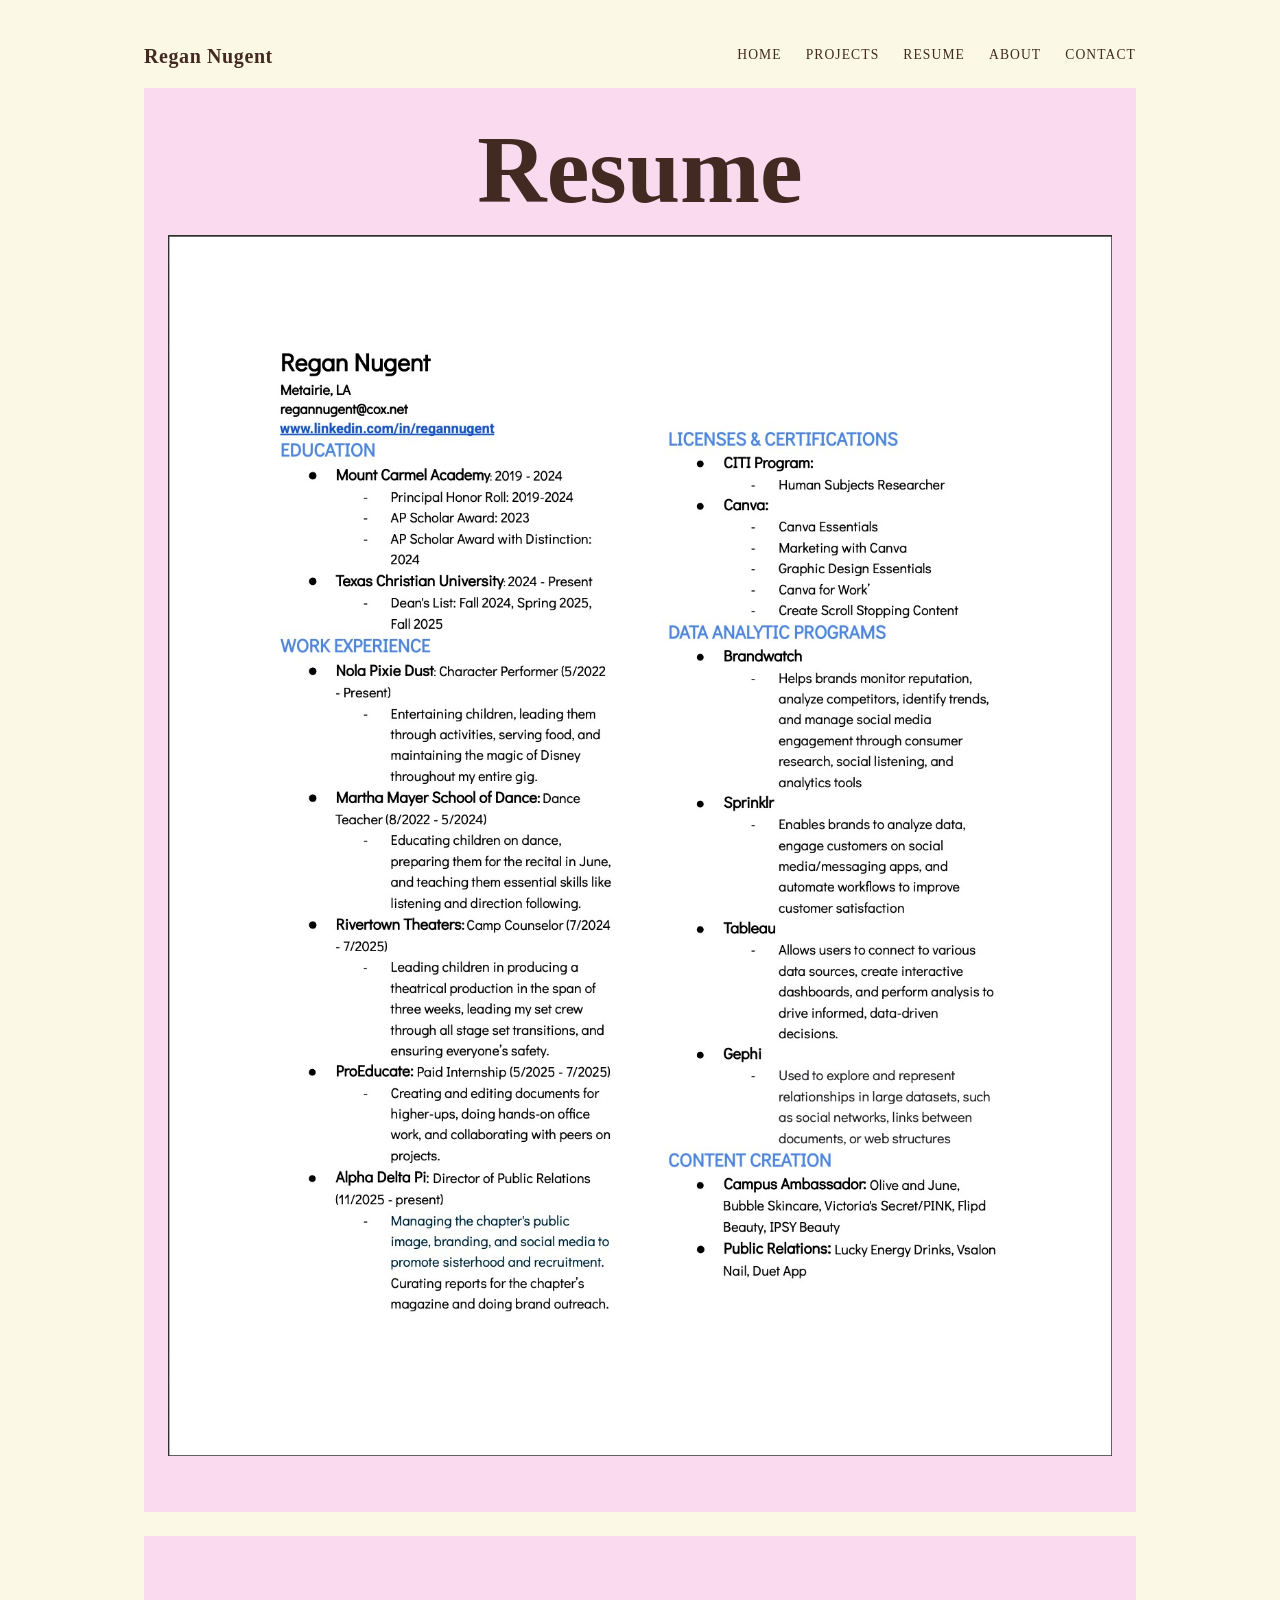
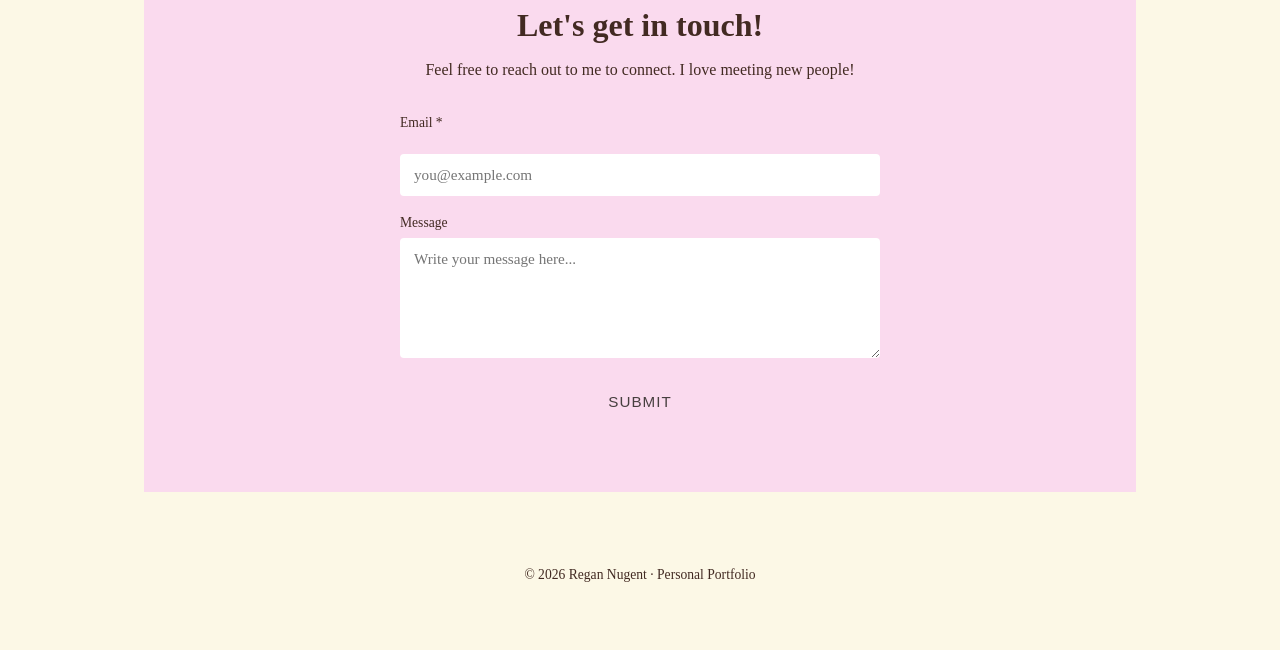
<file: projects/project1-original/resume.html>
<!DOCTYPE html>
<html lang="en">
<head>
    <link rel="stylesheet" href="css/styles.css">
    <meta charset="UTF-8">
    <meta name="viewport" content="width=device-width, initial-scale=1.0">
    <title>Regan Nugent</title>
</head>

<nav class="nav-container">
    <a href="index.html" class="logo">Regan Nugent</a>
    <div class="nav-links">
        <a href="index.html">Home</a>
        <a href="projects.html">Projects</a>
         <a href="resume.html">Resume</a>
        <a href="about.html">About</a>
        <a href="index.html#contact">Contact</a>
    </div>
</nav>

<header>
    <div class="header-text">
        <h1>Resume</h1>
    <section id="resume">
    <a href="files/Regan-Nugent-Resume.pdf" download="Regan-Nugent-Resume.pdf" aria-label="Download my resume as a PDF">
        <div class="header-pic">
        <img src="images/Regan_Nugent_Resume.jpeg">
        </div>
    </a>
    </section>    
</header>

<section class="contact" id="contact">
    <h2>Let's get in touch!</h2>
    <p>Feel free to reach out to me to connect. I love meeting new people!</p>
    <form class="contact-form" action="https://formspree.io/f/xgaejpdp" method="POST">
        <label for="email">Email *</label>
        <input type="email" id="email" name="email" required placeholder="you@example.com">
      </div>
      <div>
        <label for="message">Message</label>
        <textarea id="message" name="message" placeholder="Write your message here..."></textarea>
      </div>
      <button type="submit">Submit</button>
    </form>
</section>

  <footer>
    <p>&copy; 2026 Regan Nugent · Personal Portfolio</p>
</footer>

</html>
</file>
<file: css/style.css>
:root {
  --ink: #1d1a2b;
  --muted: #4b4760;
  --bg: #fbfaff;
  --panel: #efeaf8;
  --purple: #4d1979;
  --purple-dark: #36105a;
  --rule: #d6cde6;
  --serif: "Iowan Old Style", Palatino, "Palatino Linotype", Georgia, serif;
  --sans: system-ui, -apple-system, "Segoe UI", Roboto, sans-serif;
}

*, *::before, *::after { box-sizing: border-box; }
html { scroll-behavior: smooth; scroll-padding-top: 4.5rem; }
@media (prefers-reduced-motion: reduce) { html { scroll-behavior: auto; } }

body {
  margin: 0;
  background: var(--bg);
  color: var(--ink);
  font-family: var(--sans);
  font-size: 1.0625rem;
  line-height: 1.65;
}

a { color: var(--purple); text-underline-offset: 3px; }
a:hover { color: var(--purple-dark); }
a:focus-visible, .button:focus-visible {
  outline: 3px solid var(--purple);
  outline-offset: 3px;
  border-radius: 2px;
}

.skip {
  position: absolute; left: 1rem; top: -4rem;
  background: var(--purple); color: #fff; padding: .5rem 1rem; z-index: 20;
}
.skip:focus { top: 1rem; }
.sr-only {
  position: absolute; width: 1px; height: 1px; overflow: hidden;
  clip: rect(0 0 0 0); white-space: nowrap;
}

/* Header */
.site-header {
  position: sticky; top: 0; z-index: 10;
  background: var(--bg);
  border-bottom: 1px solid var(--rule);
}
.site-header nav {
  max-width: 62rem; margin: 0 auto; padding: .75rem 1.25rem;
  display: flex; flex-wrap: wrap; align-items: center; justify-content: space-between; gap: .5rem 1.5rem;
}
.brand { font-family: var(--serif); font-weight: 700; font-size: 1.2rem; color: var(--ink); text-decoration: none; }
.site-header ul { list-style: none; margin: 0; padding: 0; display: flex; flex-wrap: wrap; gap: .25rem 1.25rem; }
.site-header ul a { color: var(--ink); text-decoration: none; padding: .25rem 0; }
.site-header ul a:hover { text-decoration: underline; text-decoration-color: var(--purple); text-underline-offset: 6px; }

/* Layout */
main { max-width: 62rem; margin: 0 auto; padding: 0 1.25rem; }
section { padding: 3.5rem 0; border-top: 1px solid var(--rule); }
.hero { border-top: 0; padding: 4.5rem 0 3.5rem; }

h1, h2, h3 { font-family: var(--serif); line-height: 1.2; margin: 0 0 1rem; }
h1 { font-size: clamp(2.1rem, 5.5vw, 3.6rem); max-width: 20ch; letter-spacing: -0.01em; }
h2 { font-size: clamp(1.6rem, 3.5vw, 2.1rem); }
h3 { font-size: 1.25rem; margin-bottom: .5rem; }

.lede { font-size: 1.2rem; color: var(--muted); max-width: 40rem; margin: 0 0 1.75rem; }
.section-intro { color: var(--muted); max-width: 40rem; margin: 0 0 2rem; }
.prose { max-width: 40rem; }
.prose p { margin: 0 0 1rem; }

.button {
  display: inline-block; background: var(--purple); color: #fff;
  padding: .75rem 1.5rem; border-radius: 4px; text-decoration: none; font-weight: 600;
}
.button:hover { background: var(--purple-dark); color: #fff; }

/* Projects: ordered list, a vertical line shows the progression */
.projects { list-style: none; margin: 0; padding: 0; counter-reset: p; }
.projects li {
  position: relative; counter-increment: p;
  padding: 0 0 2.25rem 3.25rem;
  border-left: 2px solid var(--rule); margin-left: 1rem;
}
.projects li:last-child { border-left-color: transparent; padding-bottom: 0; }
.projects li::before {
  content: counter(p);
  position: absolute; left: -1rem; top: 0;
  width: 2rem; height: 2rem; border-radius: 50%;
  background: var(--purple); color: #fff; font-weight: 700;
  display: grid; place-items: center;
}
.projects p { margin: 0 0 .5rem; max-width: 40rem; }
.projects h3 a { color: var(--ink); }
.projects h3 a:hover { color: var(--purple); }
.tech { color: var(--muted); font-size: .95rem; }

/* Skills */
.skills { display: grid; grid-template-columns: repeat(auto-fit, minmax(16rem, 1fr)); gap: 1rem; margin: 0; }
.skills div { background: var(--panel); padding: 1rem 1.25rem; border-radius: 6px; }
.skills dt { font-weight: 700; margin-bottom: .25rem; }
.skills dd { margin: 0; color: var(--muted); font-size: .98rem; }

/* Contact */
.contact { list-style: none; margin: 0; padding: 0; }
.contact li { margin-bottom: .5rem; }

footer { border-top: 1px solid var(--rule); margin-top: 1rem; padding: 1.5rem 1.25rem; text-align: center; color: var(--muted); font-size: .95rem; }
footer p { margin: 0; }

@media (max-width: 40rem) {
  section { padding: 2.5rem 0; }
  .hero { padding: 3rem 0 2.5rem; }
  .projects li { padding-left: 2.5rem; }
}
</file>
<file: projects/project-zed/css/styles.css>
/* General page layout */
* {
    box-sizing: border-box;
}

body {
    font-family: Arial, sans-serif;
    line-height: 1.6;
    margin: 0;
    background-color: #f5f3ef;
    color: #292d32;
}

/* Header */
header {
    background-color: #314c42;
    color: white;
    text-align: center;
    padding: 30px 20px;
}

header h1 {
    margin-top: 0;
    margin-bottom: 10px;
}

/* Main content */
main {
    max-width: 900px;
    width: 90%;
    margin: 30px auto;
}

section {
    background-color: white;
    padding: 25px;
    margin-bottom: 25px;
    border-radius: 10px;
    box-shadow: 0 3px 10px rgba(0, 0, 0, 0.08);
}

h2 {
    color: #314c42;
    margin-top: 0;
}

/* Forms */
label {
    display: block;
    font-weight: bold;
    margin-bottom: 5px;
}

input,
select,
textarea {
    width: 100%;
    padding: 10px;
    border: 1px solid #b8c1bb;
    border-radius: 5px;
    font-family: inherit;
    font-size: 1rem;
    margin-bottom: 10px;
}

textarea {
    min-height: 100px;
    resize: vertical;
}

input:focus,
select:focus,
textarea:focus,
button:focus-visible {
    outline: 3px solid #d59b37;
    outline-offset: 2px;
}

/* Buttons */
button {
    background-color: #314c42;
    color: white;
    padding: 10px 16px;
    border: none;
    border-radius: 5px;
    font-size: 1rem;
    cursor: pointer;
    margin: 5px 5px 5px 0;
}

button:hover {
    background-color: #243a32;
}

/* Reading statistics */
#total-books,
#finished-books,
#pages-read {
    font-weight: bold;
    color: #314c42;
    font-size: 1.2rem;
}

/* Book cards */
.book-card {
    background-color: #ffffff;
    border: 1px solid #dce2dd;
    border-radius: 8px;
    padding: 18px;
    margin-bottom: 15px;
    overflow-wrap: anywhere;
}

.book-card h3 {
    color: #314c42;
    margin-top: 0;
}

.book-card p {
    margin: 8px 0;
}

/* Reading progress bars */
progress {
    width: 100%;
    height: 18px;
    accent-color: #48735c;
}

/* Delete button */
.delete-button {
    background-color: #a33232;
}

.delete-button:hover {
    background-color: #812424;
}

/* Search and filter controls */
#search,
#status-filter {
    margin-bottom: 15px;
}

/* Footer */
footer {
    text-align: center;
    padding: 20px;
    color: #555555;
}

/* Responsive design for mobile devices */
@media (max-width: 600px) {
    main {
        width: 95%;
        margin: 15px auto;
    }

    section {
        padding: 18px;
    }

    header h1 {
        font-size: 1.8rem;
    }

    button {
        max-width: 100%;
    }
}
</file>
<file: projects/project1-original/css/styles.css>
@import url('https://fonts.googleapis.com/css2?family=Inter:wght@400;600&family=Lora:wght@400;700&display=swap');
/* ==========================
   1. RESET
   ========================== */
*,
*::before,
*::after {
    box-sizing: border-box;
    margin: 0;
    padding: 0;
}

img {
    max-width: 100%;
    height: auto;
    display: block;
}

/* ==========================
   2. DESIGN TOKENS
   ========================== */
:root {
    /* Color */
    --color-bg: #fcf8e6;
    --color-surface: #ffffff;
    --color-text: #422a22;
    --color-muted: #6b7280;
    --color-accent: #fadaee;

    /* Spacing — a modular scale */
    --space-sm: 0.5rem;
    --space-md: 1rem;
    --space-lg: 1.5rem;
    --space-xl: 2rem;

    /* Typography */
    --text-base: 1rem;
    --text-h3: 1.25rem;
    --text-h2: 1.5rem;
    --text-h1: 6rem ;
    --leading-body: 1.6;
    --leading-heading: 1.2;

    /* Layout */
    --page-width: 64rem;
    --reading-width: 70ch;

    /* Lab06 */
    --font-display: "Georgia", "Times New Roman", serif;
    --font-body: "Helvetica Neue", Arial, sans-serif;
    --color-surface-alt: #fadaee;
    --radius-md: 8px;

    /* Lab07 */
    --color-border: #e5e7eb;
    --shadow-sm: 0 2px 4px rgba(0, 0, 0, 0.1);
}


/* ==========================
   3. BASE ELEMENT STYLES
   ========================== */
body {
    font-family: var(--font-stack); /* Lab06 */
    background-color: var(--color-bg);
    color: var(--color-text);
    font-size: var(--text-base);
    line-height: var(--leading-body);
}

h1 { font-size: var(--text-h1); line-height: var(--leading-heading); }
h2 { font-size: var(--text-h2); line-height: var(--leading-heading); }
h3 { font-size: var(--text-h3); line-height: var(--leading-heading); }

h1, h2, h3 { margin-bottom: var(--space-sm); }
p { margin-bottom: var(--space-md); }
p:last-child { margin-bottom: 0; }

a { color: var(--color-accent); }
ul { padding-left: var(--space-lg); }

a:focus-visible {
    outline: 2px solid var(--color-accent);
    outline-offset: 2px;
}


/* ==========================
   4. LAYOUT
   Breakpoints used in this file:
     768px  — tablet and larger
   (CSS variables cannot be used inside @media conditions,
    so breakpoints are documented here instead of tokenized.)
   ========================== */

body {
    max-width: var(--page-width);
    margin: 0 auto;
    padding: var(--space-lg) var(--space-md);
}
    /* Lab06 */
header {
    display: flex;
    align-items: center;
    gap: var(--space-lg);
    padding: var(--space-lg);
    background-color: var(--color-surface-alt);
    margin-bottom: var(--space-lg);
}
.header-text { flex: 1; }
.header-pic {
    flex: 1;
    background-color: var(--color-surface);
    min-height: 18rem;
    border-radius: var(--radius-md);
    display: flex;
    align-items: center;
    justify-content: center;
    color: var(--color-muted);
}

nav {
    padding: var(--space-md) 0;
}
nav a {
    color: var(--color-text);
    text-decoration: none;
}
nav a:hover { color: var(--color-accent); }

section { margin-bottom: var(--space-xl); }

.nav-container {
    display: flex;
    justify-content: space-between;
    align-items: center;
}
.nav-container .logo {
  font-family: var(--font-display);
  font-size: 1.25rem;
  letter-spacing: 0.03em;
  color: var(--ink);
  text-decoration: none;
}

.nav-links { display: flex; gap: var(--space-lg); }
.logo {
    font-size: var(--text-h3);
    font-weight: bold;
    color: var(--color-text);
    text-decoration: none;
}
.nav-links a {
  color: var(--ink);
  text-decoration: none;
  font-size: 0.85rem;
  letter-spacing: 0.08em;
  text-transform: uppercase;
  border-bottom: 1px solid transparent;
  padding-bottom: 2px;
  transition: border-color 0.2s ease;
}
.nav-links a:hover {
  border-bottom-color: var(--accent);
}

header {
    /* ...existing Lab 06 declarations... */
    flex-wrap: wrap;
}
.header-text { flex: 1; min-width: 16rem; }
.header-pic {
    /* ...existing Lab 06 declarations... */
    min-width: 16rem;
}

.nav-container {
    /* ...existing declarations... */
    flex-wrap: wrap;
    gap: var(--space-md);
}

/* Lab07 */
.skills-grid {
    list-style: none;
    padding-left: 0;
    display: grid;
    grid-template-columns: repeat(auto-fit, minmax(12rem, 1fr));
    gap: var(--space-md);
}
.skill-card {
    padding: var(--space-md);
    background-color: var(--color-surface-alt);
    border-radius: var(--radius-md);
}

.about {
    display: flex;
    flex-wrap: wrap;
    align-items: center;
    gap: var(--space-lg);   
}
.about-image { flex: 1; min-width: 16rem; }
.about-image img { width: 100%; border-radius: var(--radius-md); }
.about-text { flex: 2; min-width: 16rem; max-width: var(--reading-width); }



.project-list {
    list-style: none;
    padding-left: 0;
    display: grid;
    grid-template-columns: 1fr;
    gap: var(--space-lg);
}
@media (min-width: 768px) {
    .project-list { grid-template-columns: 1fr 1fr; }
    .project-card.featured { grid-column: span 2; }
}

.project-card {
    padding: var(--space-lg);
    background-color: var(--color-surface);
    border: 1px solid var(--color-border);
    border-radius: var(--radius-md);
    box-shadow: var(--shadow-sm);
}
 
resume img {
    max-width: 320px;
    border: 1px solid var(--color-rule);
    border-radius: 4 px;
    transition: opacity var(--transition-fast);
}

resume a:hover img {
    opacity: 0.85;
}

/* ---------- CONTACT SECTION ---------- */
  .contact {
    background: #fadaee;
    padding: 70px 6%;
    text-align: center;
  }

  .contact h2 {
    font-size: 2rem;
    margin: 0 0 12px;
  }

  .contact p {
    color: var(--muted);
    max-width: 500px;
    margin: 0 auto 30px;
  }

  form.contact-form {
    max-width: 480px;
    margin: 0 auto;
    display: flex;
    flex-direction: column;
    gap: 16px;
    text-align: left;
    
  }

  form.contact-form label {
    font-size: 0.85rem;
    color: var(--muted);
    margin-bottom: 4px;
    display: block;
    
  }

  form.contact-form input,
  form.contact-form textarea {
    width: 100%;
    padding: 12px 14px;
    border: 1px solid var(--border);
    border-radius: 4px;
    font-size: 0.95rem;
    font-family: inherit;
    background: #fff;
  }

  form.contact-form textarea {
    min-height: 120px;
    resize: vertical;
  }

  form.contact-form button {
    align-self: center;
    padding: 12px 40px;
    background: var(--accent);
    color: #473f3f;
    border: none;
    border-radius: 4px;
    font-size: 0.95rem;
    text-transform: uppercase;
    letter-spacing: 1px;
    cursor: pointer;
    transition: background 0.2s ease;
  }

  form.contact-form button:hover {
    background: #d5cfcf;
  }

/* ---------- PROJECT GRID ---------- */
  .projects {
    display: grid;
    grid-template-columns: repeat(auto-fit, minmax(280px, 1fr));
    gap: 30px;
    padding: 40px 6% 80px;
    max-width: 1200px;
    margin: 0 auto;
  }

  .project-card {
    background-color: #fadaee; /* swap this hex for your shade of pink */
    border: 1px solid var(--border);
    border-radius: 6px;
    overflow: hidden;
    transition: transform 0.25s ease, box-shadow 0.25s ease;
    cursor: pointer;
    
  }

  .project-card:hover {
    transform: translateY(-4px);
    box-shadow: 0 10px 24px rgba(0,0,0,0.08);
  }

  .project-card .thumb {
    width: 100%;
    aspect-ratio: 4 / 3;
    background: #d8d8d5;
    display: flex;
    align-items: center;
    justify-content: center;
    color: var(--muted);
    font-size: 0.85rem;
  }

  .project-card .thumb img {
    width: 100%;
    height: 100%;
    object-fit: cover;
    display: block;

  }

  .project-card .info {
    padding: 16px 18px;
  }

  .project-card .info .category {
    font-size: 0.75rem;
    text-transform: uppercase;
    letter-spacing: 1px;
    color: var(--muted);
    margin: 0 0 6px;
  }

  .project-card .info h3 {
    margin: 0;
    font-size: 1.1rem;
    font-weight: 600;
  }
project-card-link {
  display: block;
  text-decoration: none;
  color: inherit;
  padding: 1rem;
  border-radius: 4px;
  transition: transform 0.15s ease, box-shadow 0.15s ease;
}

.project-card-link:hover,
.project-card-link:focus {
  transform: translateY(-4px);
  box-shadow: 0 4px 14px rgba(0, 0, 0, 0.08);
}
.projects {
  grid-template-columns: repeat(auto-fit, minmax(280px, 1fr));
}


  
  h1 {
  text-align: center;
}

.home h1 {
  text-align: left; /* or whatever the homepage should keep */
}

contact {
  text-align: center;
}

.home #contact {
  text-align: left;
}
.project-intro {
  text-align: center;
}
/* ---------- Responsive ---------- */
@media (max-width: 640px) {
  .nav-container { flex-direction: column; gap: 1rem; align-items: flex-start; }
  header { padding-top: 2rem; }
}
/* ---------- Footer ---------- */
footer {
  padding: 2.5rem 5vw;
  border-top: 1px solid var(--line);
  color: var(--muted);
  font-size: 0.85rem;
  text-align: center;
}

/* Force the two Career Highlights boxes side by side */
.highlights-row {
    display: flex;
    gap: 10px; 
    align-items: flex-start;
}

.highlights-row .project-list {
    flex: 1;
    margin: 0;
}
.highlights-row {
    display: flex;
    gap: 20px;
    align-items: stretch;   /* changed from flex-start */
}

.highlights-row .project-list {
    flex: 1;
    margin: 0;
    list-style: none;
    padding: 0;
}

.highlights-row .project-card {
    height: 100%;
    box-sizing: border-box;
    display: flex;
    flex-direction: column;
}

.highlights-row .project-card .header-pic {
    margin-top: auto;   /* pushes the image to the bottom so both cards' images line up */
}

.highlights-row .project-card img {
    width: 100%;
    height: 200px;          /* pick a height that fits your design */
    object-fit: cover;      /* crops the image to fill that height without distorting */
    display: block;
}
.highlights-row .project-list {
    flex: 1;
    margin: 0;
    list-style: none;
    padding: 0;
    display: flex;           /* new */
}

.highlights-row .project-card {
    width: 100%;              /* new — overrides any fixed width from .project-card elsewhere */
    max-width: none;          /* new — in case a max-width is set too */
    height: 100%;
    box-sizing: border-box;
    display: flex;
    flex-direction: column;
    padding: 20px;             /* add some breathing room inside the card */
}

.highlights-row .project-card .header-pic {
    margin-top: auto;
}

.highlights-row .project-card img {
    width: 100%;
    height: 200px;
    object-fit: contain;   /* changed from cover — shows the whole image, no cropping */
    background-color: #f4f4f4;  /* fills empty space around the image so it doesn't look bare */
    display: block;
    border-radius: 6px;
}
.highlights-row .project-card img {
    width: 100%;
    height: auto;
    display: block;
    border-radius: 6px;
}
a.project-card {
  text-decoration: none;
  color: inherit;
}
#contact a {
    color: #473f3f;
}

#contact a:hover {
    color: #your-hover-color-here;
}

img { max-width: 100%; height: auto; }

@media (max-width: 600px) {
     /* mobile-specific overrides */
   }
</file>
<file: projects/project2-tracker/css/styles.css>
/* ==========================
   1. RESET
   ========================== */
*,
*::before,
*::after {
    box-sizing: border-box;
    margin: 0;
    padding: 0;
}

/* ==========================
   2. DESIGN TOKENS
   ========================== */
:root {
    /* Color */
    --color-accent: #4d1979;
    --color-accent-strong: #321052;
    --color-text: #172033;
    --color-muted: #657186;
    --color-bg: #f7f8fb;
    --color-surface: #ffffff;
    --color-danger: #b42318;

    /* Spacing — a modular scale */
    --space-sm: 0.5rem;
    --space-md: 1rem;
    --space-lg: 1.5rem;
    --space-xl: 2rem;

    /* Typography */
    --text-base: 1rem;
    --text-h3: 1.25rem;
    --text-h2: 1.5rem;
    --text-h1: 3.5rem;
    --leading-body: 1.6;
    --leading-heading: 1.2;

    /* Layout */
    --page-width: 64rem;
    --reading-width: 70ch;

    /* Lab06 */
    --font-display: "Georgia", "Times New Roman", serif;
    --font-body: "Helvetica Neue", Arial, sans-serif;
    --color-surface-alt: #4d1979;
    --radius-md: 8px;

    /* Lab07 */
    --color-border: #e5e7eb;
    --shadow-sm: 0 2px 4px rgba(0, 0, 0, 0.1);
}


/* ==========================
   3. BASE ELEMENT STYLES
   ========================== */
body {
    font-family: var(--font-body); /* Lab06 */
    background-color: var(--color-bg);
    color: var(--color-text);
    font-size: var(--text-base);
    line-height: var(--leading-body);
}

h1 { font-size: var(--text-h1); line-height: var(--leading-heading); }
h2 { font-size: var(--text-h2); line-height: var(--leading-heading); }
h3 { font-size: var(--text-h3); line-height: var(--leading-heading); }

h1, h2, h3 { margin-bottom: var(--space-sm); }
p { margin-bottom: var(--space-md); }
p:last-child { margin-bottom: 0; }

a:focus-visible {
    outline: 2px solid var(--color-accent);
    outline-offset: 2px;
}


/* ==========================
   4. LAYOUT
   ========================== */

body {
    max-width: var(--page-width);
    margin: 0 auto;
    padding: var(--space-lg) var(--space-md);
}
    /* Lab06 */
header {
    display: flex;
    align-items: center;
    justify-content: center;
    gap: var(--space-lg);
    padding: var(--space-lg);
    background-color: var(--color-surface-alt);
    margin-bottom: var(--space-lg);
    flex-wrap: wrap;
}
  h1 {
  text-align: center;
  color: var(--color-bg);
}


@media (max-width: 640px) {
  header { padding-top: 2rem; }
  h1 { font-size: 2rem; }
}
/* ---------- Footer ---------- */
footer {
  padding: 2.5rem 5vw;
  border-top: 1px solid var(--color-border);
  color: var(--color-muted);
  font-size: 0.85rem;
  text-align: center;
}

/* FORMS */
label {
    display: block;
    margin-bottom: var(--space-sm);
}

.favorites-grid {
    display: grid;
    grid-template-columns: 1fr;
    gap: var(--space-lg);
}

.empty-message {
    grid-column: 1 / -1;
}
input, select, textarea {
    width: 100%;
    font: inherit;
    margin-bottom: var(--space-md);
    padding: var(--space-sm);
    border: 1px solid var(--color-border);
    border-radius: var(--radius-md);
}

@media (min-width: 768px) {
    .favorites-grid {
        grid-template-columns: repeat(auto-fill, minmax(300px, 1fr));
    }
}

/* BUTTONS */
.favorite-card {
    padding: var(--space-lg);
    background-color: var(--color-surface);
    border: 1px solid var(--color-border);
    border-radius: var(--radius-md);
    box-shadow: var(--shadow-sm);
    transition: transform 0.2s ease, box-shadow 0.2s ease;
}
.favorite-card:hover {
    transform: translateY(-4px);
    box-shadow: 0 8px 16px rgba(0, 0, 0, 0.15);
}

@media (prefers-reduced-motion: reduce) {
    .favorite-card { transition: none; }
    .favorite-card:hover { transform: none; }
}
.favorite-category {
    display: inline-block;
    padding: 0.15rem var(--space-sm);
    border-radius: var(--radius-md);
    font-size: 0.875rem;
    font-weight: 600;
    margin-bottom: var(--space-sm);
}

.category-food     { background: #fde8e4; color: #8a1c0c; }
.category-coffee   { background: #f3e6d8; color: #5c3410; }
.category-parks    { background: #dcf1e0; color: #14532d; }
.category-shopping { background: #e6e0f7; color: #3b1d80; }

.btn-danger {
    background-color: var(--color-danger);
    color: var(--color-surface);
}
button {
    font: inherit;
    padding: var(--space-sm) var(--space-lg);
    border: none;
    border-radius: var(--radius-md);
    cursor: pointer;
}

.btn-primary {
    background-color: var(--color-accent);
    color: var(--color-surface);
}

.btn-primary:hover {
    background-color: var(--color-accent-strong);
}
#clear-all {
    margin-bottom: var(--space-md);
}


/* Error Message */
.error-message {
    color: var(--color-danger);
    margin-top: calc(var(--space-sm) * -1);
}
</file>
<file: projects/project3-dashboard/css/styles.css>
/* ==========================
   1. RESET
   ========================== */
*,
*::before,
*::after {
    box-sizing: border-box;
    margin: 0;
    padding: 0;
}

/* ==========================
   2. DESIGN TOKENS
   ========================== */
:root {
    /* Color */
    --color-accent: #4d1979;
    --color-accent-strong: #321052;
    --color-text: #172033;
    --color-muted: #657186;
    --color-bg: #f7f8fb;
    --color-surface: #ffffff;
    --color-danger: #b42318;
    --color-on-header: #f7f8fb;

    /* Spacing — a modular scale */
    --space-sm: 0.5rem;
    --space-md: 1rem;
    --space-lg: 1.5rem;
    --space-xl: 2rem;

    /* Typography */
    --text-base: 1rem;
    --text-h3: 1.25rem;
    --text-h2: 1.5rem;
    --text-h1: 3.5rem;
    --leading-body: 1.6;
    --leading-heading: 1.2;

    /* Layout */
    --page-width: 64rem;
    --reading-width: 70ch;

    /* Lab06 */
    --font-display: "Georgia", "Times New Roman", serif;
    --font-body: "Helvetica Neue", Arial, sans-serif;
    --color-surface-alt: #4d1979;
    --radius-md: 8px;

    /* Lab07 */
    --color-border: #e5e7eb;
    --shadow-sm: 0 2px 4px rgba(0, 0, 0, 0.1);
}


/* ==========================
   3. BASE ELEMENT STYLES
   ========================== */
body {
    font-family: var(--font-body); /* Lab06 */
    background-color: var(--color-bg);
    color: var(--color-text);
    font-size: var(--text-base);
    line-height: var(--leading-body);
}

h1 { font-size: var(--text-h1); line-height: var(--leading-heading); }
h2 { font-size: var(--text-h2); line-height: var(--leading-heading); }
h3 { font-size: var(--text-h3); line-height: var(--leading-heading); }

h1, h2, h3 { margin-bottom: var(--space-sm); }
p { margin-bottom: var(--space-md); }
p:last-child { margin-bottom: 0; }


body.theme-dark {
    --color-bg: #141a26;
    --color-surface: #1f2937;
    --color-surface-alt: #273142;
    --color-text: #f7fafc;
    --color-muted: #a9b4c4;
    --color-border: #2c3648;
    --color-accent: #c9a9f0;
    --color-accent-strong: #e2d1f7;
    --color-danger: #f97066;
    --shadow-sm: 0 2px 8px rgba(0,0,0,.3);
    --color-on-header: #f7f8fb;
}

/* ==========================
   4. LAYOUT
   ========================== */

body {
    max-width: var(--page-width);
    margin: 0 auto;
    padding: var(--space-lg) var(--space-md);
}
    /* Lab06 */
header {
    display: flex;
    align-items: center;
    justify-content: center;
    gap: var(--space-lg);
    padding: var(--space-lg);
    background-color: var(--color-surface-alt);
    margin-bottom: var(--space-lg);
    flex-wrap: wrap;
}

header h1 { color: var(--color-on-header); }

header button:focus-visible {
    outline-color: var(--color-on-header);
}

@media (max-width: 640px) {
  header { padding-top: 2rem; }
  h1 { font-size: 2rem; }
}

/* FORMS */
label {
    display: block;
    margin-bottom: var(--space-sm);
}

input, select, textarea {
    width: 100%;
    font: inherit;
    margin-bottom: var(--space-md);
    padding: var(--space-sm);
    border: 1px solid var(--color-border);
    border-radius: var(--radius-md);
}

/* BUTTONS */
button:disabled {
    opacity: 0.5;
    cursor: not-allowed;
}

.btn-danger {
    background-color: var(--color-danger);
    color: var(--color-surface);
}
button {
    font: inherit;
    padding: var(--space-sm) var(--space-lg);
    border: none;
    border-radius: var(--radius-md);
    cursor: pointer;
}

.btn-primary {
    background-color: var(--color-accent);
    color: var(--color-surface);
}

.btn-primary:hover {
    background-color: var(--color-accent-strong);
}

#theme-toggle {
       background-color: var(--color-surface);
       color: var(--color-text);
   }
/* Error Message */
.widget-error {
    color: var(--color-danger);
}
.spinner {
    width: 1.5rem;
    height: 1.5rem;
    border: 3px solid var(--color-border);
    border-top-color: var(--color-accent);
    border-radius: 50%;
    animation: spin 0.8s linear infinite;
}
@keyframes spin {
    to { transform: rotate(360deg); }
}

/* WIDGET */
.widget {
    padding: var(--space-lg);
    background-color: var(--color-surface);
    border: 1px solid var(--color-border);
    border-radius: var(--radius-md);
    box-shadow: var(--shadow-sm);
    transition: transform 0.2s ease;
    animation: fade-in 0.4s ease-out;
}
.widget:hover {
    transform: translateY(-2px);
}

#task-list {
    list-style: none;
}
#task-stats {
    color: var(--color-muted);
    margin-bottom: var(--space-md);
}
.task-item {
    display: flex;
    align-items: center;
    gap: var(--space-sm);
    padding: var(--space-sm) 0;
    border-bottom: 1px solid var(--color-border);
}
.task-item span {
    flex: 1;
}
.task-item input[type="checkbox"] {
    width: auto;
    margin-bottom: 0;
}
.task-item button {
    padding: 0.25rem var(--space-md);
}
.task-item.completed span {
    text-decoration: line-through;
    color: var(--color-muted);
}
@keyframes fade-in {
    from { opacity: 0; transform: translateY(8px); }
    to { opacity: 1; transform: none; }
}
@media (prefers-reduced-motion: reduce) {
    .spinner { animation: none; }
    .widget { transition: none; animation: none; }
    .widget:hover { transform: none; }
}

.skip-link {
    position: absolute;
    top: -40px;
    left: 0;
    background: var(--color-accent);
    color: var(--color-surface);
    padding: 8px 16px;
}
.skip-link:focus { top: 0; }

a:focus-visible {
    outline: 2px solid var(--color-accent);
    outline-offset: 2px;
}
button:focus-visible,
input:focus-visible {
    outline: 2px solid var(--color-accent);
    outline-offset: 2px;
}

.quote-text {
    font-family: var(--font-display);
    font-size: var(--text-h3);
    margin-bottom: var(--space-sm);
}
.quote-author {
    color: var(--color-muted);
    margin-bottom: var(--space-md);
}
.dashboard {
    display: grid;
    grid-template-columns: repeat(auto-fit, minmax(300px, 1fr));
    gap: 20px;
    max-width: 1200px;
    margin: 0 auto;
}
@media (max-width: 768px) {
    .dashboard { grid-template-columns: 1fr; }
}
</file>
